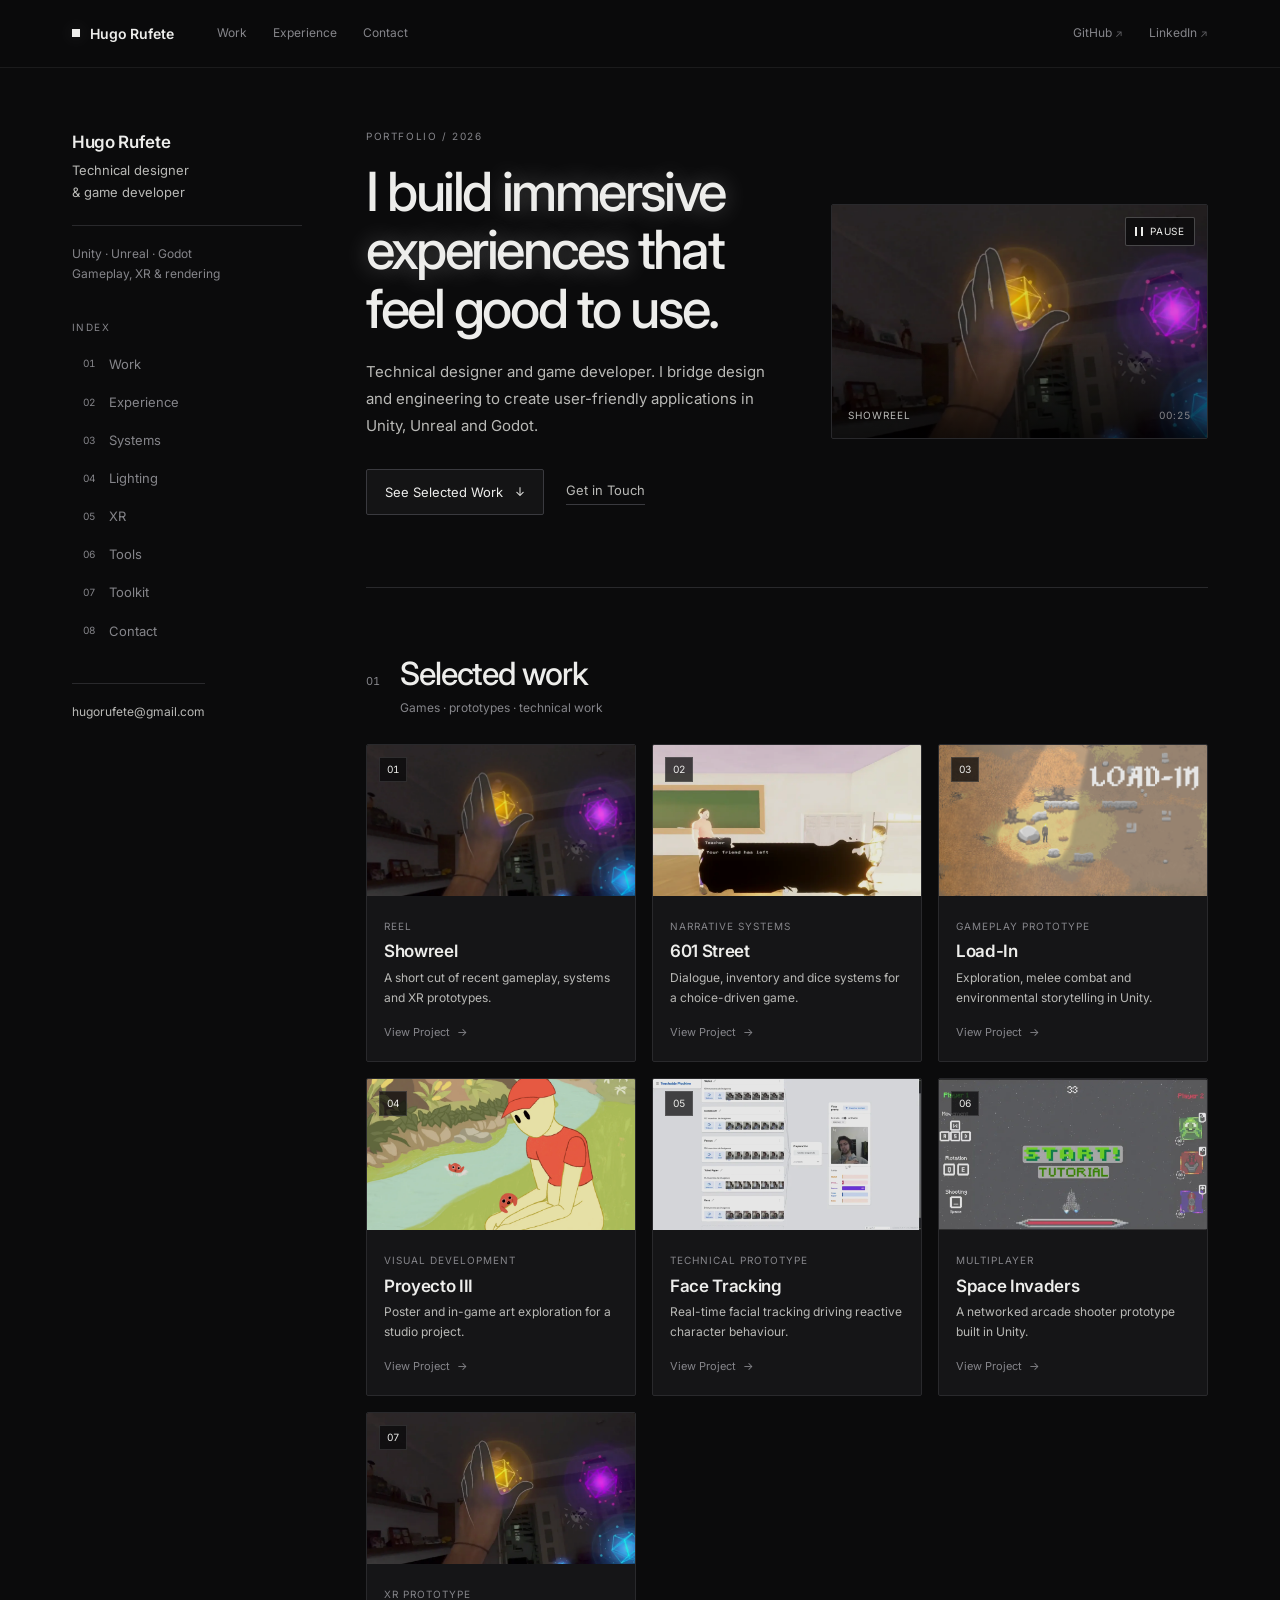
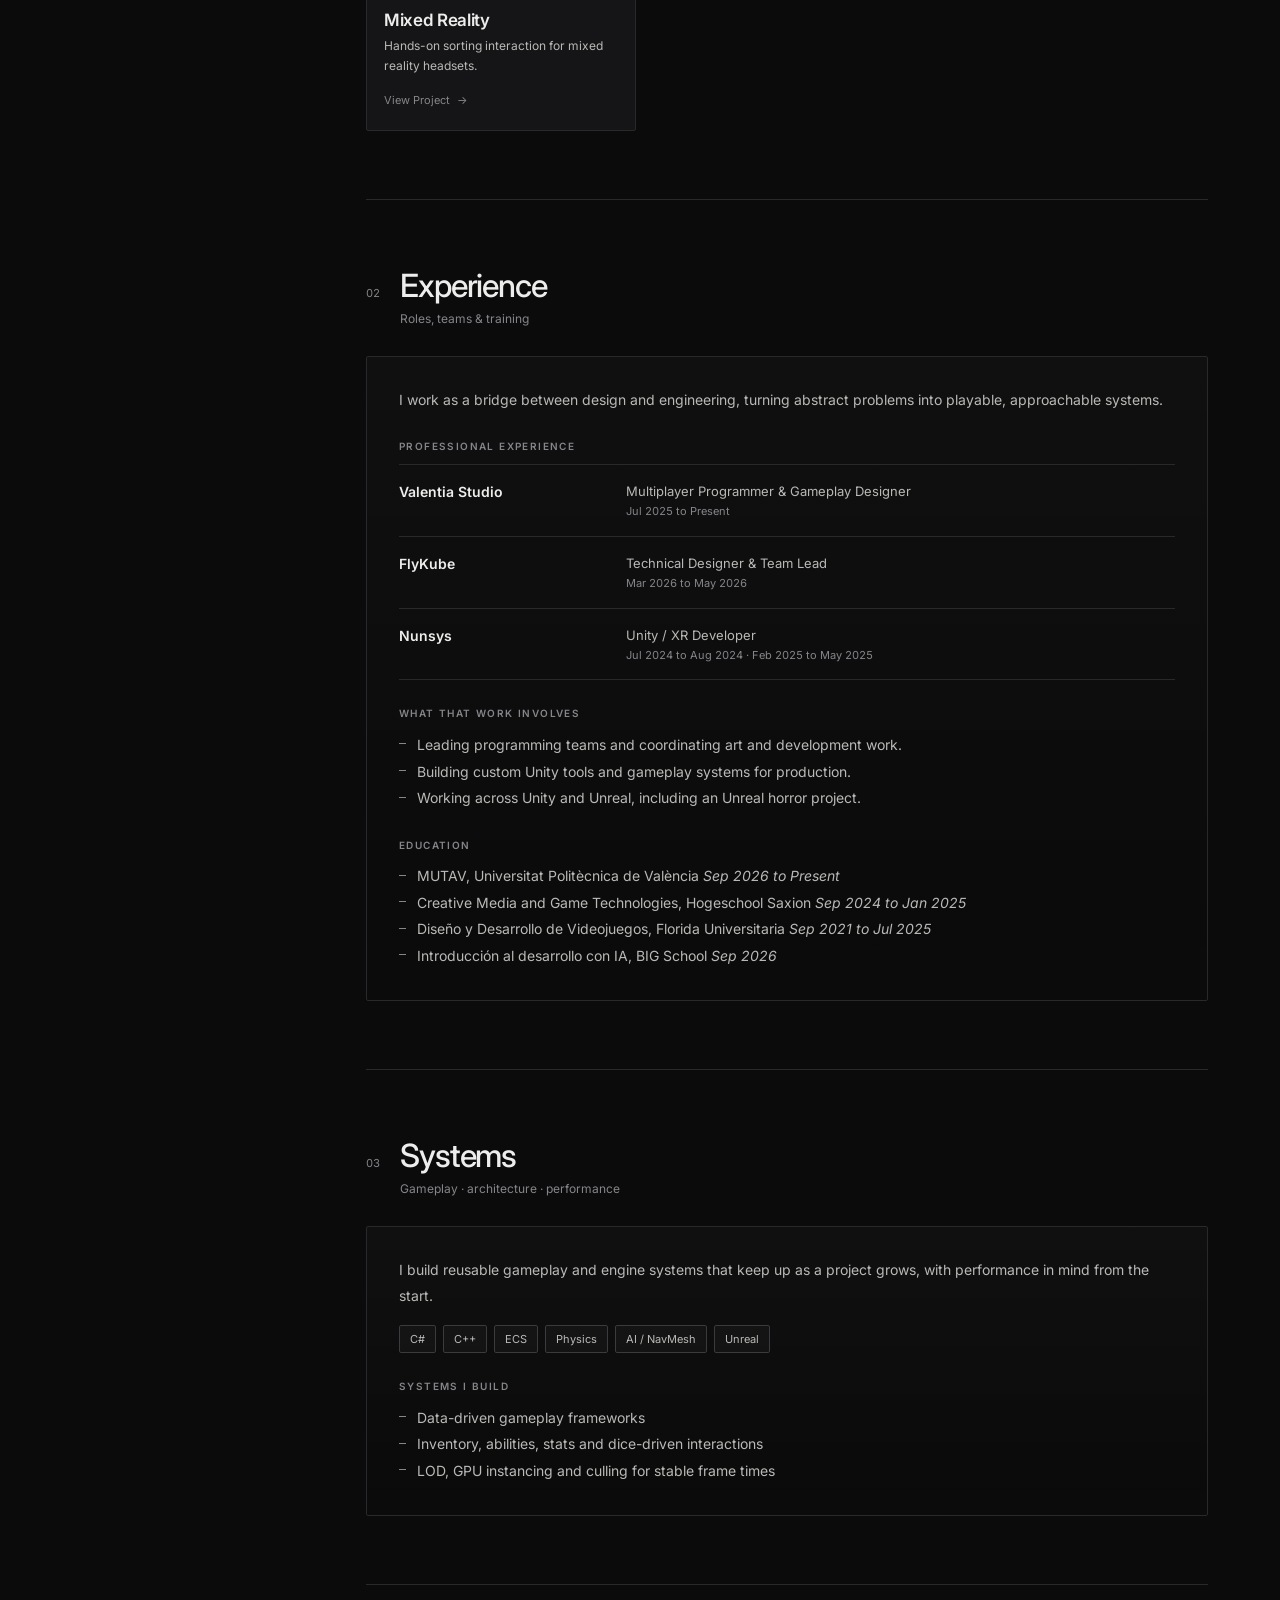
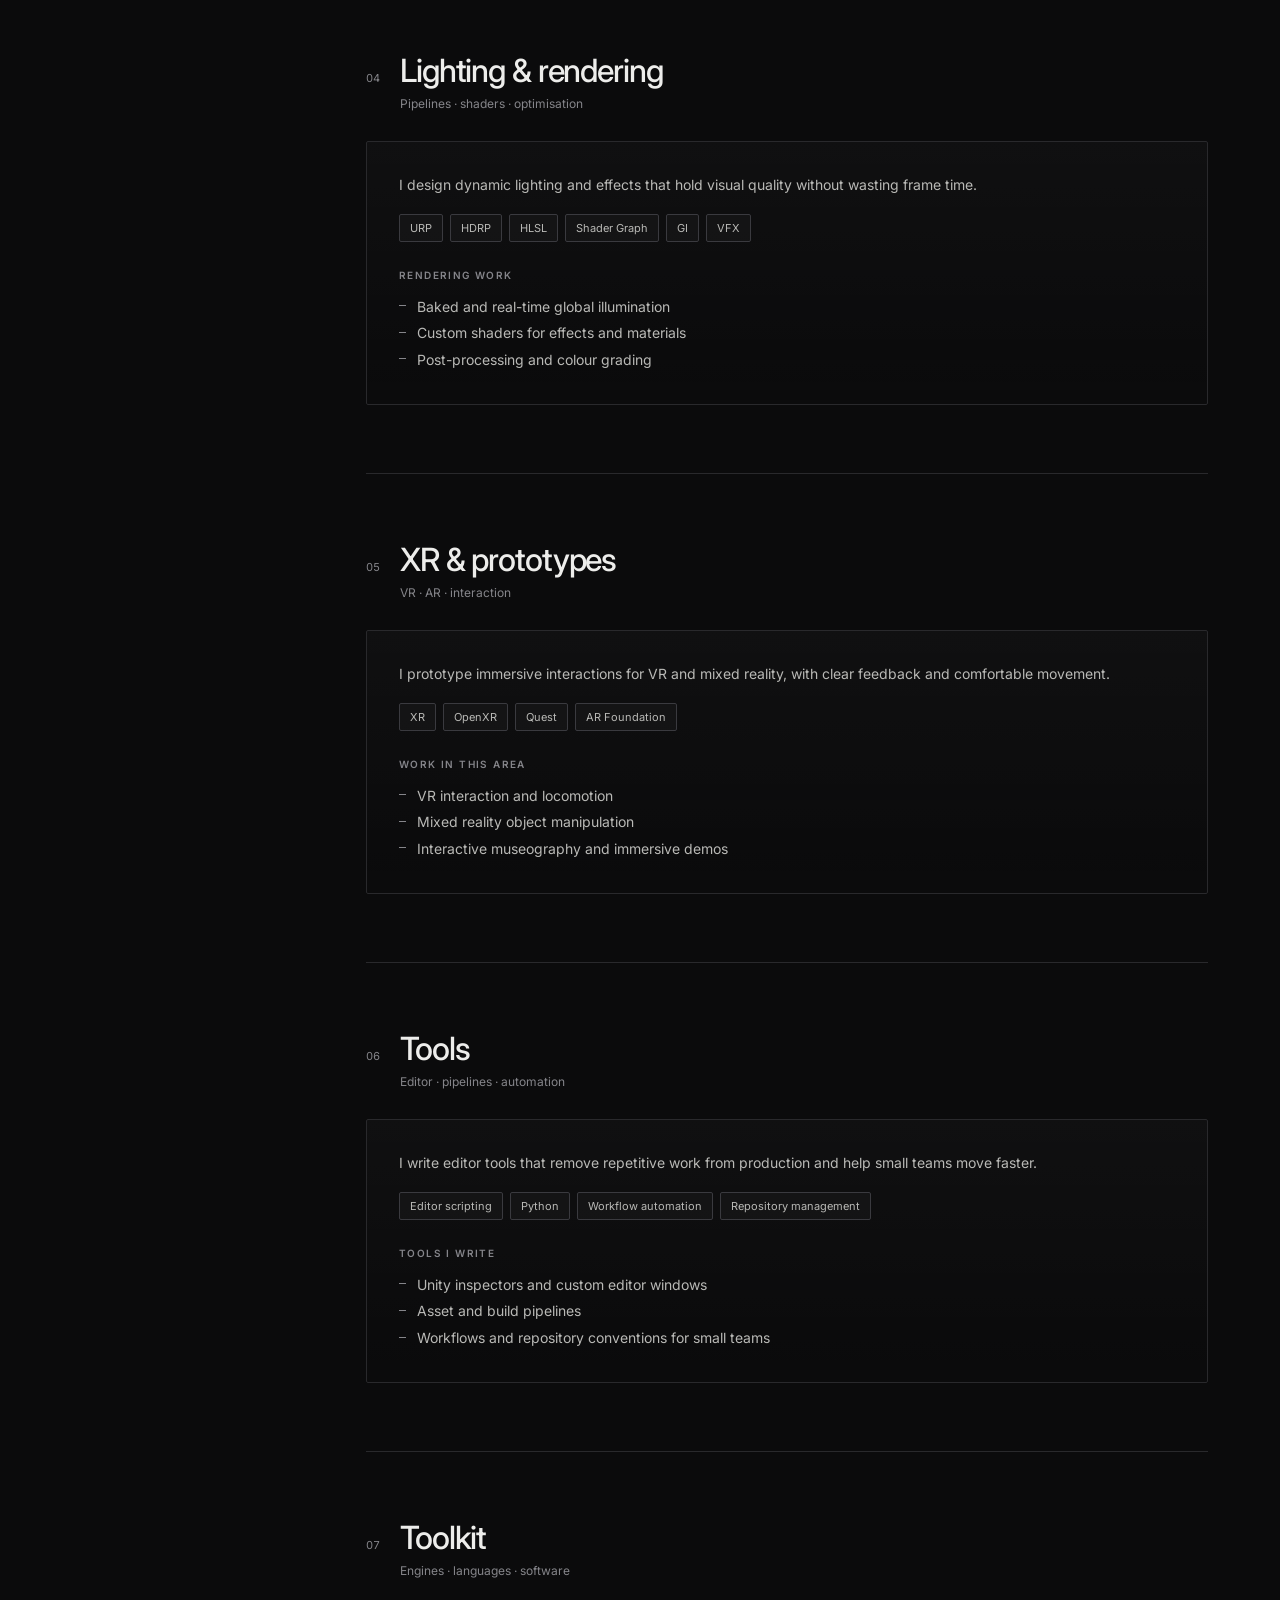
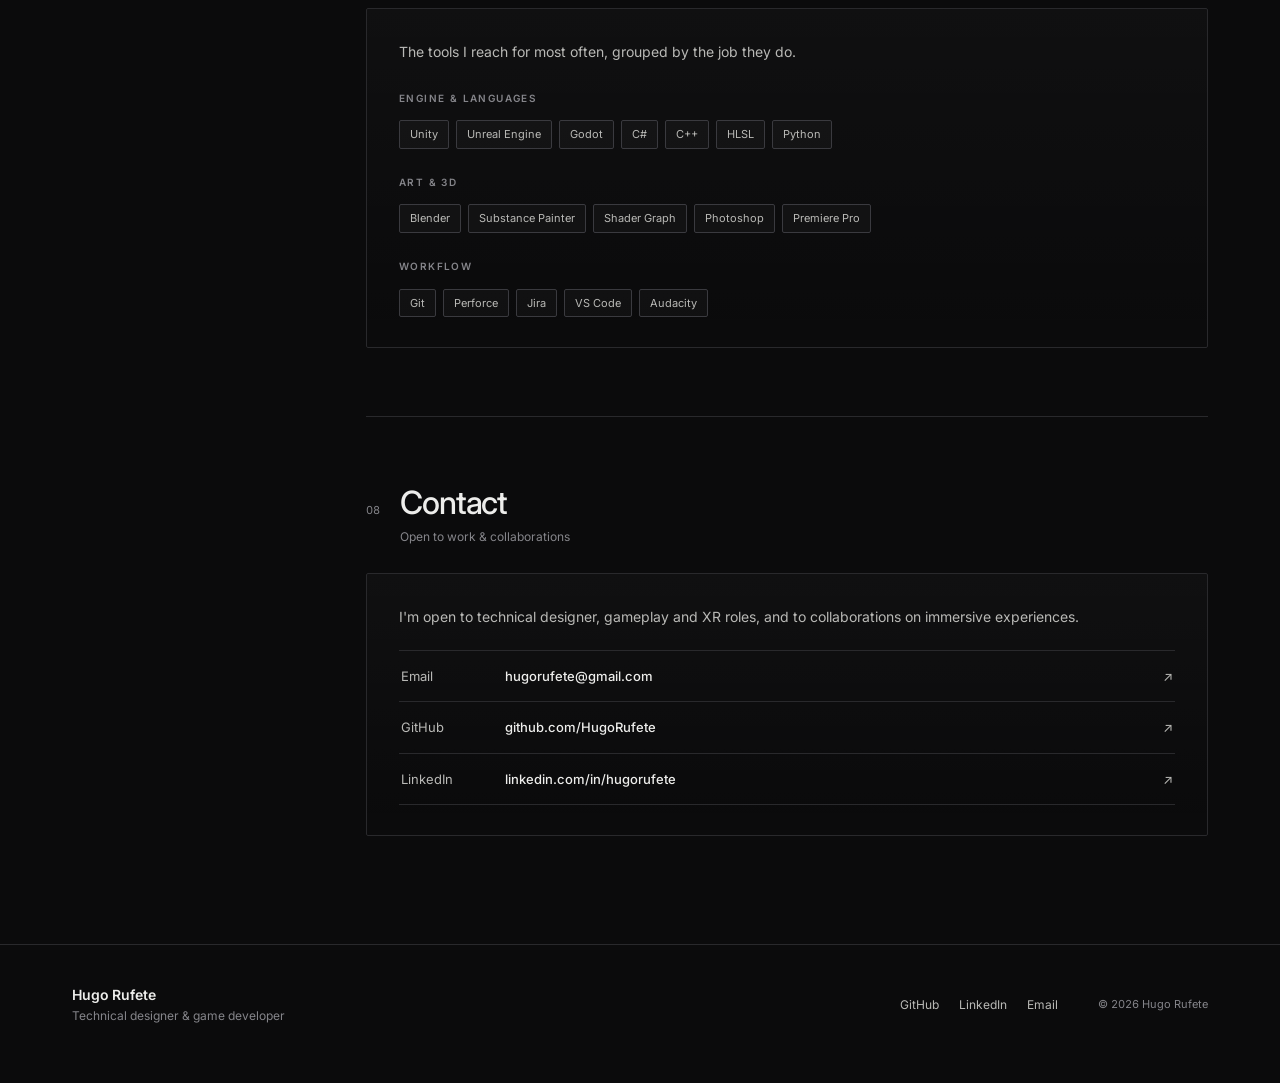
<file: index.html>
<!DOCTYPE html>
<html lang="en">
<head>
  <meta charset="UTF-8">
  <meta name="viewport" content="width=device-width, initial-scale=1.0">
  <meta name="color-scheme" content="dark">
  <meta name="theme-color" content="#0b0b0c">
  <link rel="icon" href="favicon.svg" type="image/svg+xml">
  <meta name="description" content="Hugo Rufete is a technical designer and game developer building immersive experiences with Unity, Unreal and Godot.">
  <title>Hugo Rufete: Technical Designer &amp; Game Developer</title>

  <link rel="preconnect" href="https://fonts.googleapis.com">
  <link rel="preconnect" href="https://fonts.gstatic.com" crossorigin>
  <link href="https://fonts.googleapis.com/css2?family=Inter:wght@400;500;600;700&amp;display=swap" rel="stylesheet">
  <link rel="stylesheet" href="css/style.css">
</head>
<body>
  <a class="skip-link" href="#main">Skip to content</a>

  <header id="site-header">
    <div class="header-inner">
      <a class="brand" href="#top" aria-label="Hugo Rufete, back to top">
        <span class="brand-mark" aria-hidden="true"></span>
        <span>Hugo Rufete</span>
      </a>

      <nav class="site-nav" aria-label="Primary navigation">
        <a href="#work">Work</a>
        <a href="#experience">Experience</a>
        <a href="#contact">Contact</a>
      </nav>

      <nav class="site-links" aria-label="External profiles">
        <a href="https://github.com/HugoRufete" target="_blank" rel="noopener noreferrer">GitHub <span aria-hidden="true">↗</span></a>
        <a href="https://linkedin.com/in/hugorufete" target="_blank" rel="noopener noreferrer">LinkedIn <span aria-hidden="true">↗</span></a>
      </nav>
    </div>
  </header>

  <main id="main">
    <div class="page-shell" id="top">
      <aside class="sidebar" aria-label="Portfolio index">
        <div class="sidebar-inner">
          <p class="sidebar-name">Hugo Rufete</p>
          <p class="sidebar-role">Technical designer<br>&amp; game developer</p>

          <p class="sidebar-note">
            Unity · Unreal · Godot<br>
            Gameplay, XR &amp; rendering
          </p>

          <nav class="sidebar-nav" aria-label="Section index">
            <p class="sidebar-label">Index</p>
            <ul class="toc"></ul>
          </nav>

          <a class="sidebar-email" href="mailto:hugorufete@gmail.com">hugorufete@gmail.com</a>
        </div>
      </aside>

      <div class="content">
        <section class="masthead" aria-labelledby="intro-title">
          <div class="masthead-copy">
            <p class="eyebrow">Portfolio / 2026</p>
            <h1 id="intro-title">I build <span class="glow">immersive experiences</span> that feel good to use.</h1>
            <p class="masthead-lead">
              Technical designer and game developer. I bridge design and engineering
              to create user-friendly applications in Unity, Unreal and Godot.
            </p>
            <div class="masthead-actions">
              <a class="primary-action" href="#work">See Selected Work <span aria-hidden="true">↓</span></a>
              <a class="text-action" href="mailto:hugorufete@gmail.com">Get in Touch</a>
            </div>
          </div>

          <div class="masthead-media">
            <video autoplay muted loop playsinline preload="metadata" poster="projects/showreel/media/hero-poster.webp" aria-hidden="true">
              <source src="projects/showreel/media/hero.mp4" type="video/mp4">
            </video>
            <div class="media-caption">
              <span>Showreel</span>
              <span>00:25</span>
            </div>
            <button class="reel-toggle" type="button" aria-label="Pause showreel" aria-pressed="false">
              <span class="reel-icon" aria-hidden="true"></span>
              <span class="reel-label">Pause</span>
            </button>
          </div>
        </section>

        <div id="sections"></div>
      </div>
    </div>
  </main>

  <footer id="site-footer">
    <div class="footer-inner">
      <div>
        <p class="footer-name">Hugo Rufete</p>
        <p class="footer-role">Technical designer &amp; game developer</p>
      </div>
      <nav class="footer-links" aria-label="Footer links">
        <a href="https://github.com/HugoRufete" target="_blank" rel="noopener noreferrer">GitHub</a>
        <a href="https://linkedin.com/in/hugorufete" target="_blank" rel="noopener noreferrer">LinkedIn</a>
        <a href="mailto:hugorufete@gmail.com">Email</a>
      </nav>
      <p class="footer-copy">© 2026 Hugo Rufete</p>
    </div>
  </footer>

  <script src="js/data.js"></script>
  <script src="js/main.js"></script>
</body>
</html>
</file>
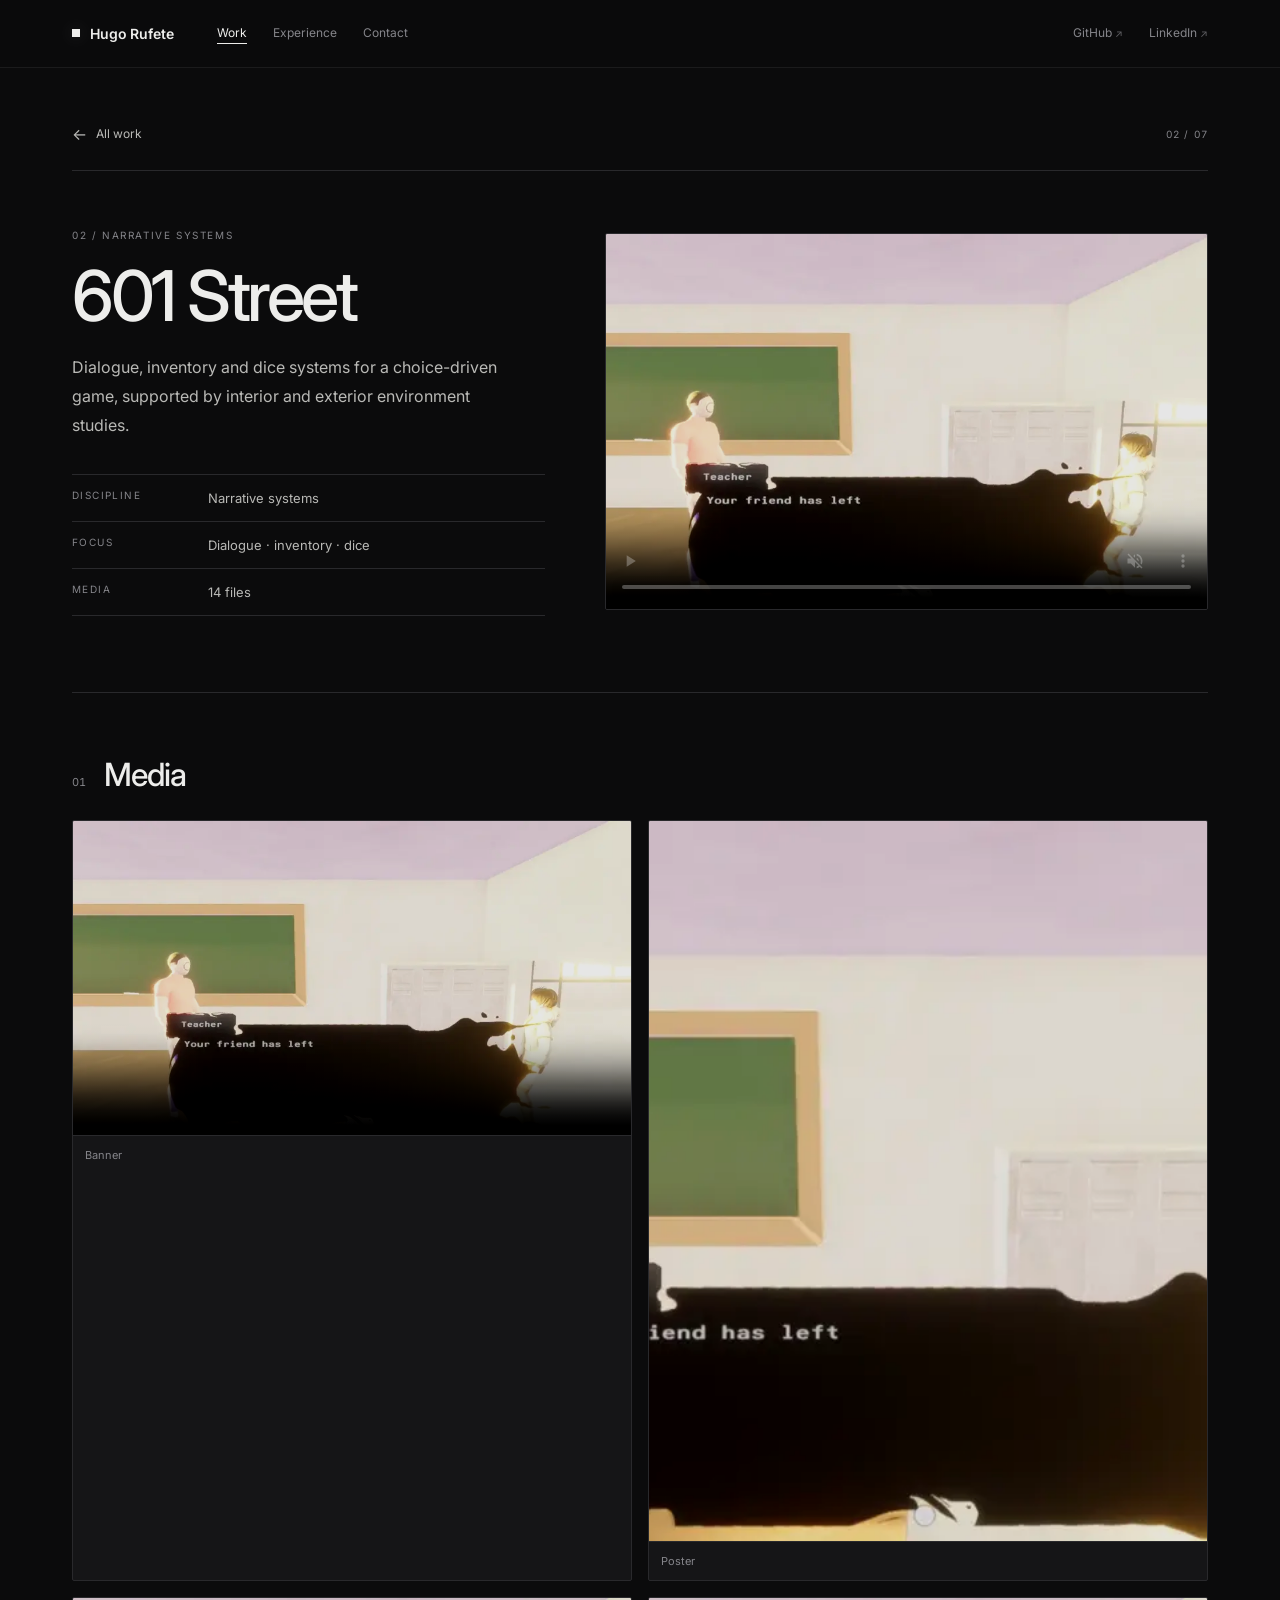
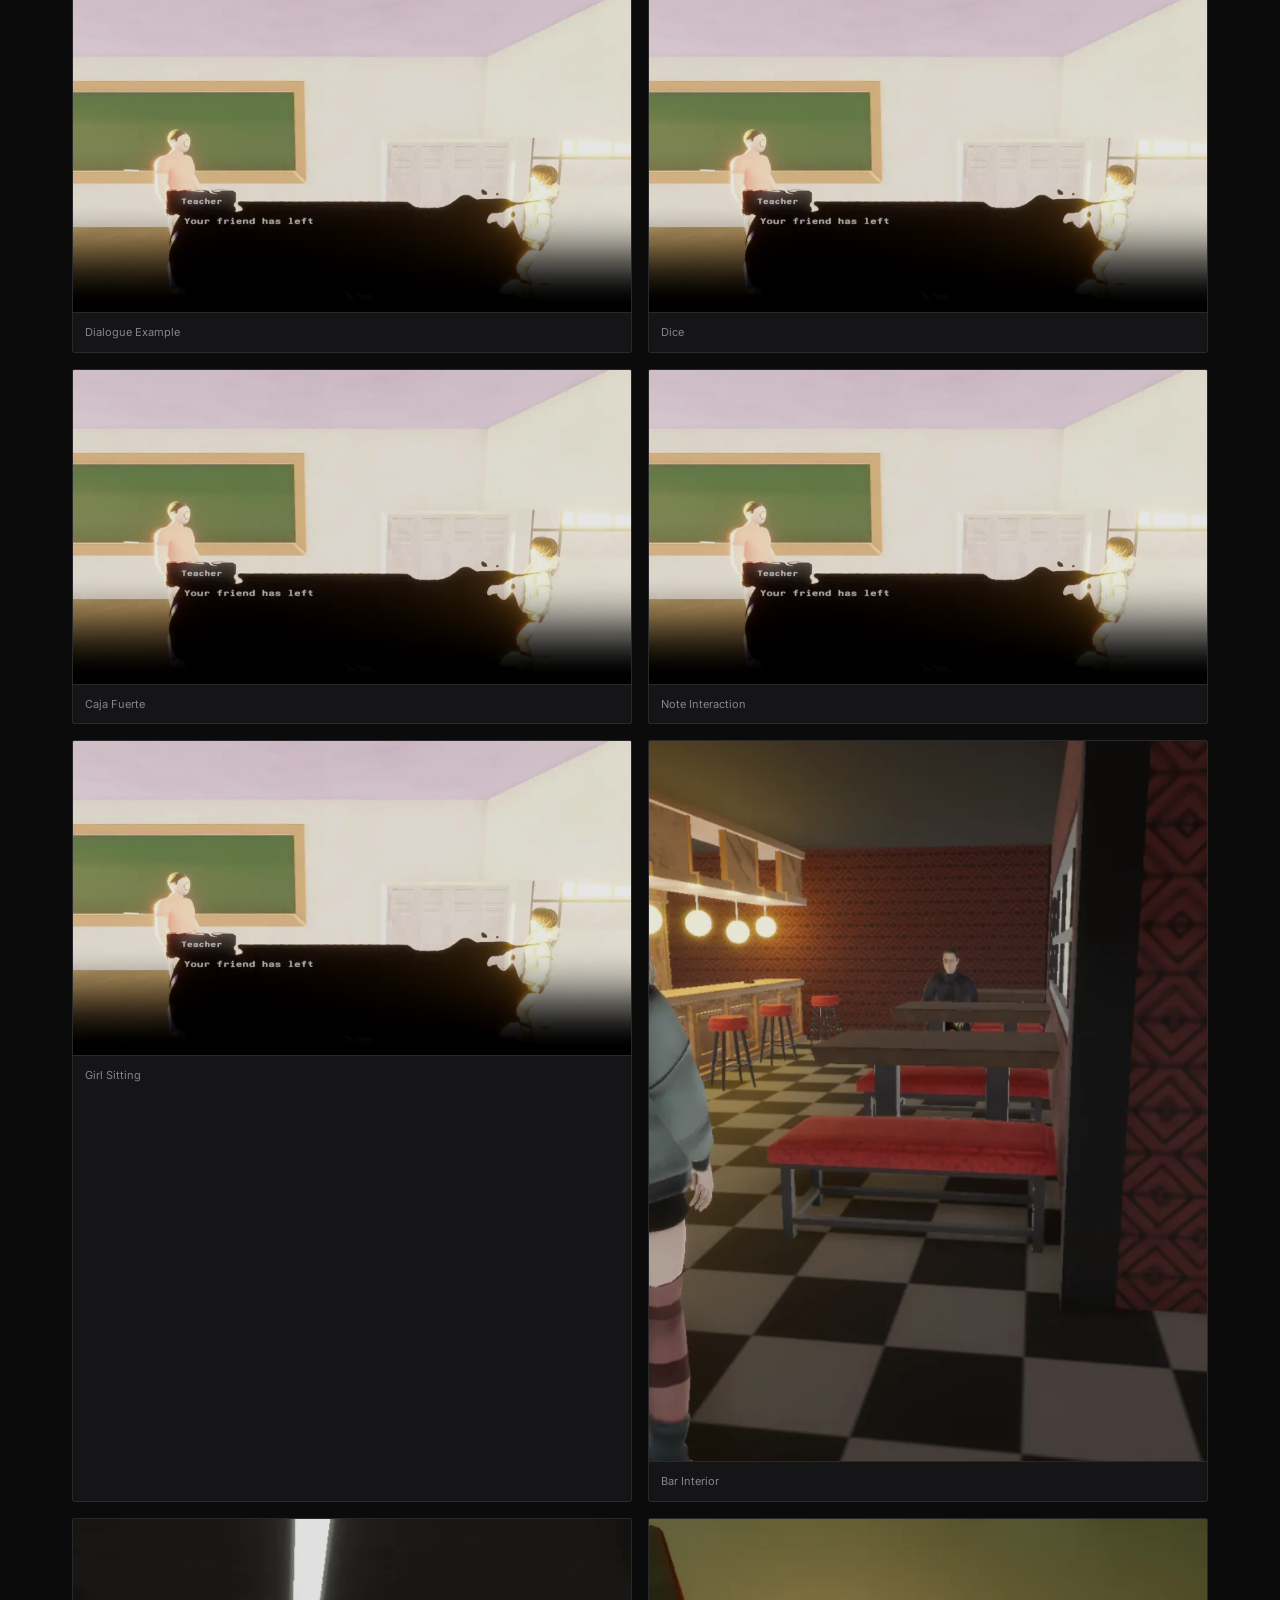
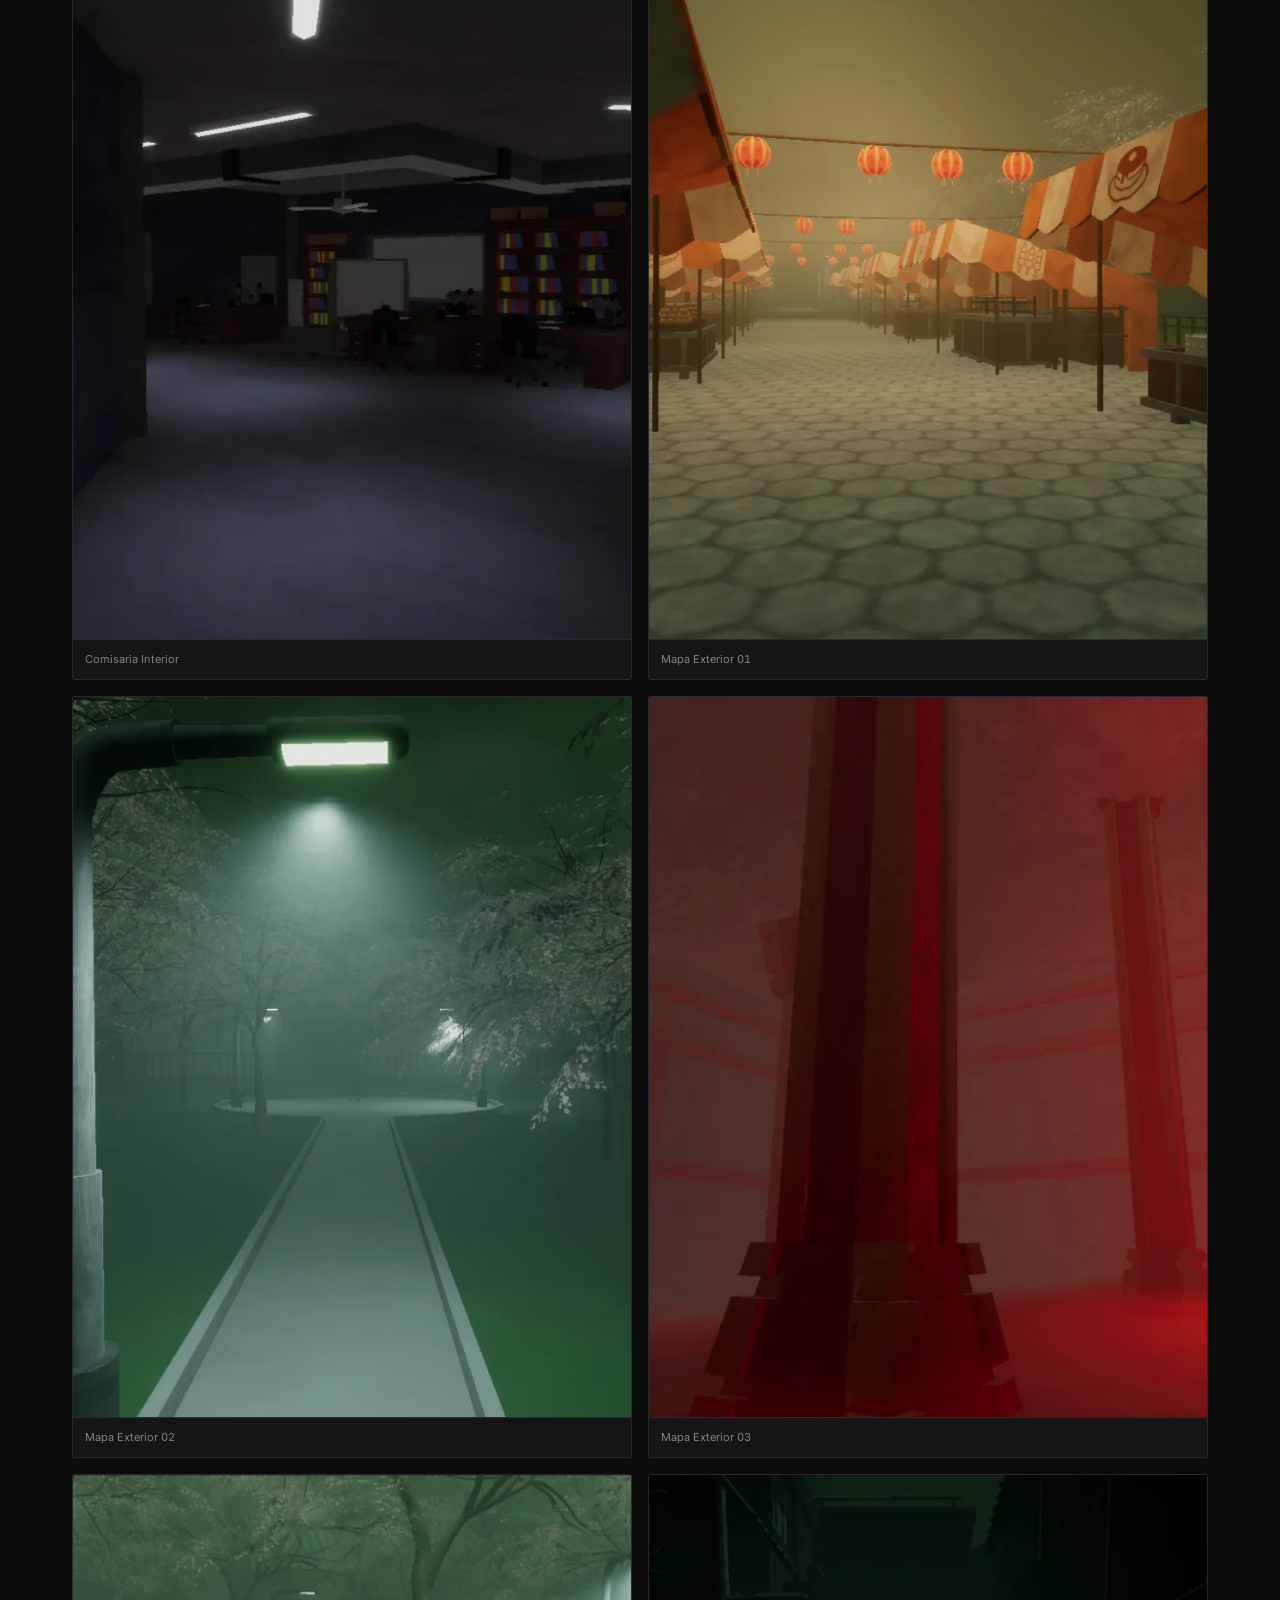
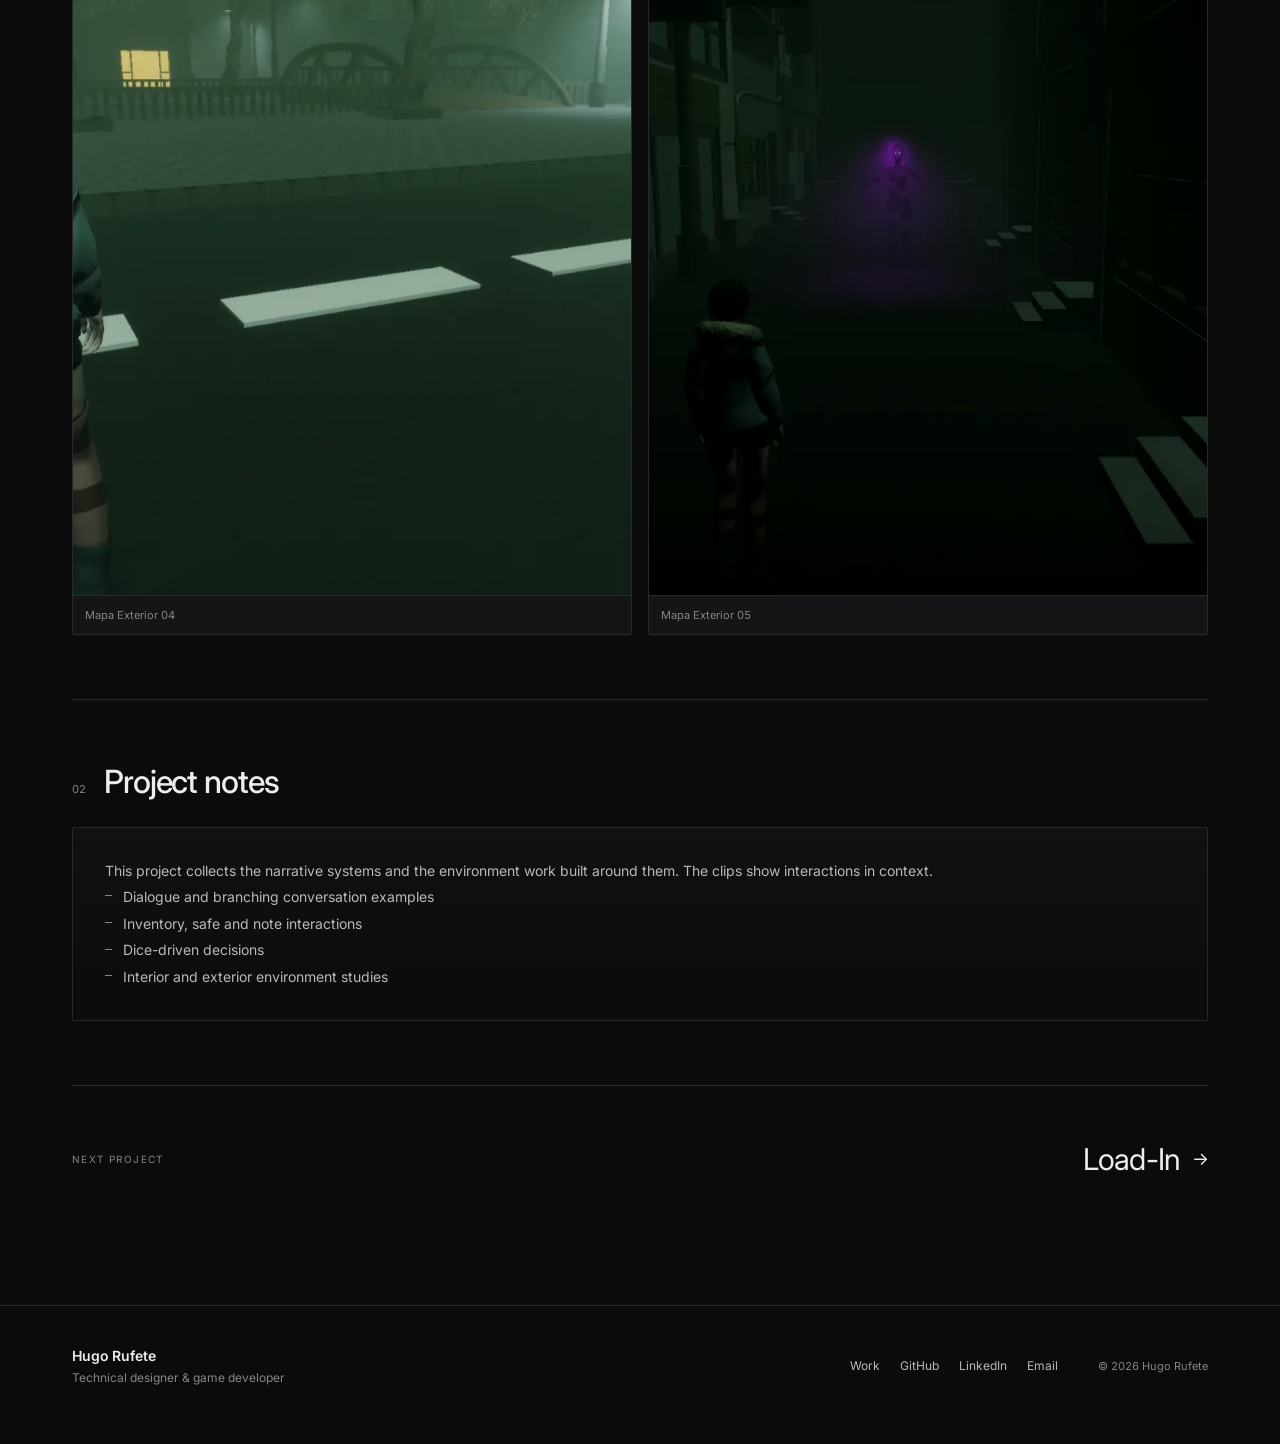
<file: projects/601-street/index.html>
<!DOCTYPE html>
<html lang="en">
<head>
  <meta charset="UTF-8">
  <meta name="viewport" content="width=device-width, initial-scale=1.0">
  <meta name="color-scheme" content="dark">
  <meta name="theme-color" content="#0b0b0c">
  <link rel="icon" href="../../favicon.svg" type="image/svg+xml">
  <meta name="description" content="601 Street — Dialogue, inventory and dice systems for a choice-driven game, supported by interior and exterior environment studies.">
  <title>601 Street — Hugo Rufete</title>

  <link rel="preconnect" href="https://fonts.googleapis.com">
  <link rel="preconnect" href="https://fonts.gstatic.com" crossorigin>
  <link href="https://fonts.googleapis.com/css2?family=Inter:wght@400;500;600;700&amp;display=swap" rel="stylesheet">
  <link rel="stylesheet" href="../../css/style.css">
  <link rel="stylesheet" href="../../css/project.css">
</head>
<body class="project-page">
  <a class="skip-link" href="#project-main">Skip to content</a>

  <header id="site-header">
    <div class="header-inner">
      <a class="brand" href="../../index.html" aria-label="Hugo Rufete, back to portfolio">
        <span class="brand-mark" aria-hidden="true"></span>
        <span>Hugo Rufete</span>
      </a>

      <nav class="site-nav" aria-label="Primary navigation">
        <a class="active" href="../../index.html#work">Work</a>
        <a href="../../index.html#experience">Experience</a>
        <a href="../../index.html#contact">Contact</a>
      </nav>

      <nav class="site-links" aria-label="External profiles">
        <a href="https://github.com/HugoRufete" target="_blank" rel="noopener noreferrer">GitHub <span aria-hidden="true">↗</span></a>
        <a href="https://linkedin.com/in/hugorufete" target="_blank" rel="noopener noreferrer">LinkedIn <span aria-hidden="true">↗</span></a>
      </nav>
    </div>
  </header>

  <main id="project-main" class="project-shell">
    <div class="project-back-row">
      <a class="back-link" href="../../index.html#work"><span aria-hidden="true">←</span> All work</a>
      <span class="project-counter">02 / 07</span>
    </div>

    <section class="project-hero" aria-labelledby="project-title">
      <div class="project-hero__copy">
        <p class="eyebrow">02 / Narrative systems</p>
        <h1 id="project-title">601 Street</h1>
        <p class="project-lede">Dialogue, inventory and dice systems for a choice-driven game, supported by interior and exterior environment studies.</p>
        <dl class="project-facts">
          <div><dt>Discipline</dt><dd>Narrative systems</dd></div>
          <div><dt>Focus</dt><dd>Dialogue · inventory · dice</dd></div>
          <div><dt>Media</dt><dd>14 files</dd></div>
        </dl>
      </div>
      <div class="project-hero__media">
        <video controls loop muted playsinline preload="metadata" poster="media/poster.webp">
          <source src="media/banner.mp4" type="video/mp4">
        </video>
      </div>
    </section>

    <section class="project-section" aria-labelledby="media-title">
      <header class="project-section__heading">
        <span aria-hidden="true">01</span>
        <h2 id="media-title">Media</h2>
      </header>
      <div class="media-grid">
        <figure class="media-item">
          <video controls loop muted playsinline preload="metadata" poster="media/poster.webp">
            <source src="media/banner.mp4" type="video/mp4">
          </video>
          <figcaption>Banner</figcaption>
        </figure>
        <figure class="media-item">
          <img src="media/poster.webp" alt="601 Street — Poster" loading="lazy" width="1280" height="720">
          <figcaption>Poster</figcaption>
        </figure>
        <figure class="media-item">
          <video controls loop muted playsinline preload="metadata" poster="media/poster.webp">
            <source src="media/dialogue-example.mp4" type="video/mp4">
          </video>
          <figcaption>Dialogue Example</figcaption>
        </figure>
        <figure class="media-item">
          <video controls loop muted playsinline preload="metadata" poster="media/poster.webp">
            <source src="media/dice.mp4" type="video/mp4">
          </video>
          <figcaption>Dice</figcaption>
        </figure>
        <figure class="media-item">
          <video controls loop muted playsinline preload="metadata" poster="media/poster.webp">
            <source src="media/caja-fuerte.mp4" type="video/mp4">
          </video>
          <figcaption>Caja Fuerte</figcaption>
        </figure>
        <figure class="media-item">
          <video controls loop muted playsinline preload="metadata" poster="media/poster.webp">
            <source src="media/note-interaction.mp4" type="video/mp4">
          </video>
          <figcaption>Note Interaction</figcaption>
        </figure>
        <figure class="media-item">
          <video controls loop muted playsinline preload="metadata" poster="media/poster.webp">
            <source src="media/girl-sitting.mp4" type="video/mp4">
          </video>
          <figcaption>Girl Sitting</figcaption>
        </figure>
        <figure class="media-item">
          <img src="media/bar-interior.webp" alt="601 Street — Bar Interior" loading="lazy" width="1280" height="720">
          <figcaption>Bar Interior</figcaption>
        </figure>
        <figure class="media-item">
          <img src="media/comisaria-interior.webp" alt="601 Street — Comisaria Interior" loading="lazy" width="1280" height="720">
          <figcaption>Comisaria Interior</figcaption>
        </figure>
        <figure class="media-item">
          <img src="media/mapa-exterior-01.webp" alt="601 Street — Mapa Exterior 01" loading="lazy" width="1280" height="720">
          <figcaption>Mapa Exterior 01</figcaption>
        </figure>
        <figure class="media-item">
          <img src="media/mapa-exterior-02.webp" alt="601 Street — Mapa Exterior 02" loading="lazy" width="1280" height="720">
          <figcaption>Mapa Exterior 02</figcaption>
        </figure>
        <figure class="media-item">
          <img src="media/mapa-exterior-03.webp" alt="601 Street — Mapa Exterior 03" loading="lazy" width="1280" height="720">
          <figcaption>Mapa Exterior 03</figcaption>
        </figure>
        <figure class="media-item">
          <img src="media/mapa-exterior-04.webp" alt="601 Street — Mapa Exterior 04" loading="lazy" width="1280" height="720">
          <figcaption>Mapa Exterior 04</figcaption>
        </figure>
        <figure class="media-item">
          <img src="media/mapa-exterior-05.webp" alt="601 Street — Mapa Exterior 05" loading="lazy" width="1280" height="720">
          <figcaption>Mapa Exterior 05</figcaption>
        </figure>
      </div>
    </section>

    <section class="project-section" aria-labelledby="notes-title">
      <header class="project-section__heading">
        <span aria-hidden="true">02</span>
        <h2 id="notes-title">Project notes</h2>
      </header>
      <div class="panel">
        <p>This project collects the narrative systems and the environment work built around them. The clips show interactions in context.</p>
        <ul class="detail-list">
          <li>Dialogue and branching conversation examples</li>
          <li>Inventory, safe and note interactions</li>
          <li>Dice-driven decisions</li>
          <li>Interior and exterior environment studies</li>
        </ul>
      </div>
    </section>

    <nav class="project-next" aria-label="Other projects">
      <span class="project-next__label">Next project</span>
      <a class="project-next__link" href="../load-in/index.html">Load-In <span aria-hidden="true">→</span></a>
    </nav>
  </main>

  <footer id="site-footer">
    <div class="footer-inner">
      <div>
        <p class="footer-name">Hugo Rufete</p>
        <p class="footer-role">Technical designer &amp; game developer</p>
      </div>
      <nav class="footer-links" aria-label="Footer links">
        <a href="../../index.html#work">Work</a>
        <a href="https://github.com/HugoRufete" target="_blank" rel="noopener noreferrer">GitHub</a>
        <a href="https://linkedin.com/in/hugorufete" target="_blank" rel="noopener noreferrer">LinkedIn</a>
        <a href="mailto:hugorufete@gmail.com">Email</a>
      </nav>
      <p class="footer-copy">© 2026 Hugo Rufete</p>
    </div>
  </footer>
</body>
</html>
</file>
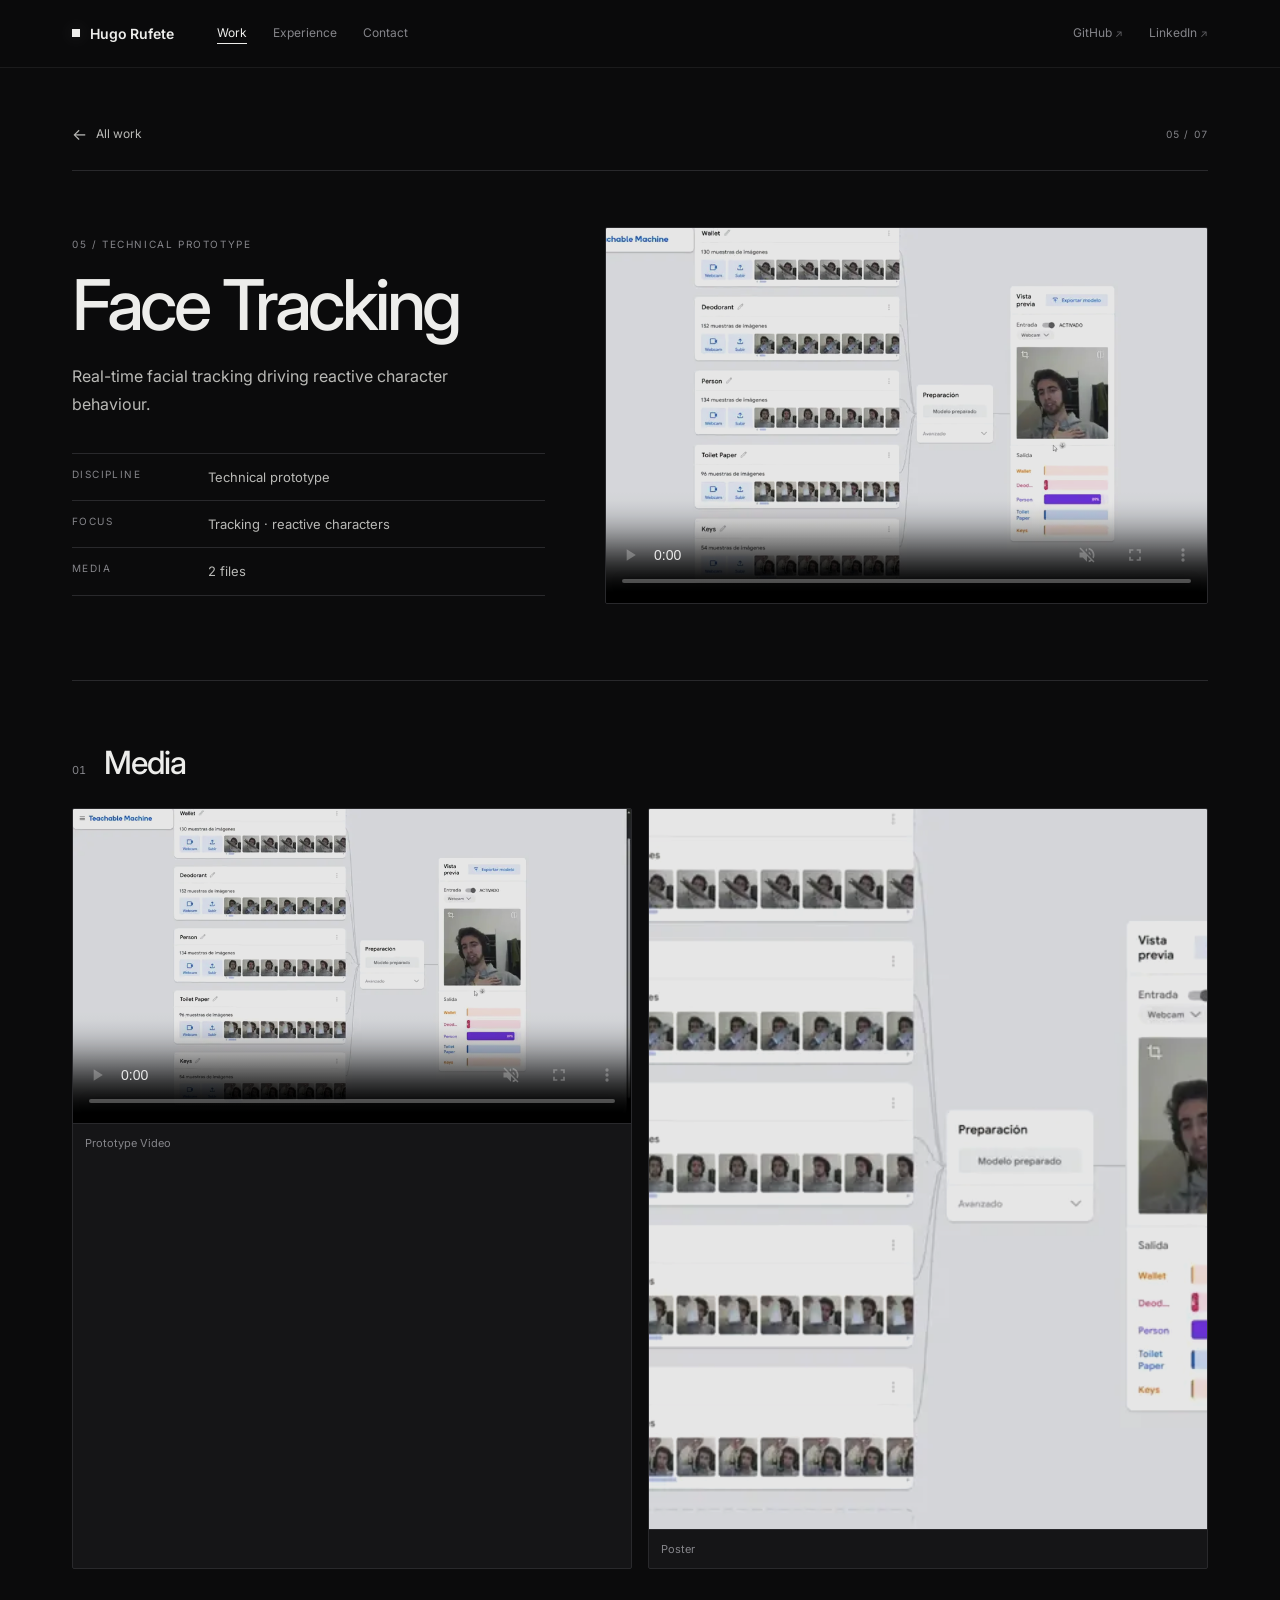
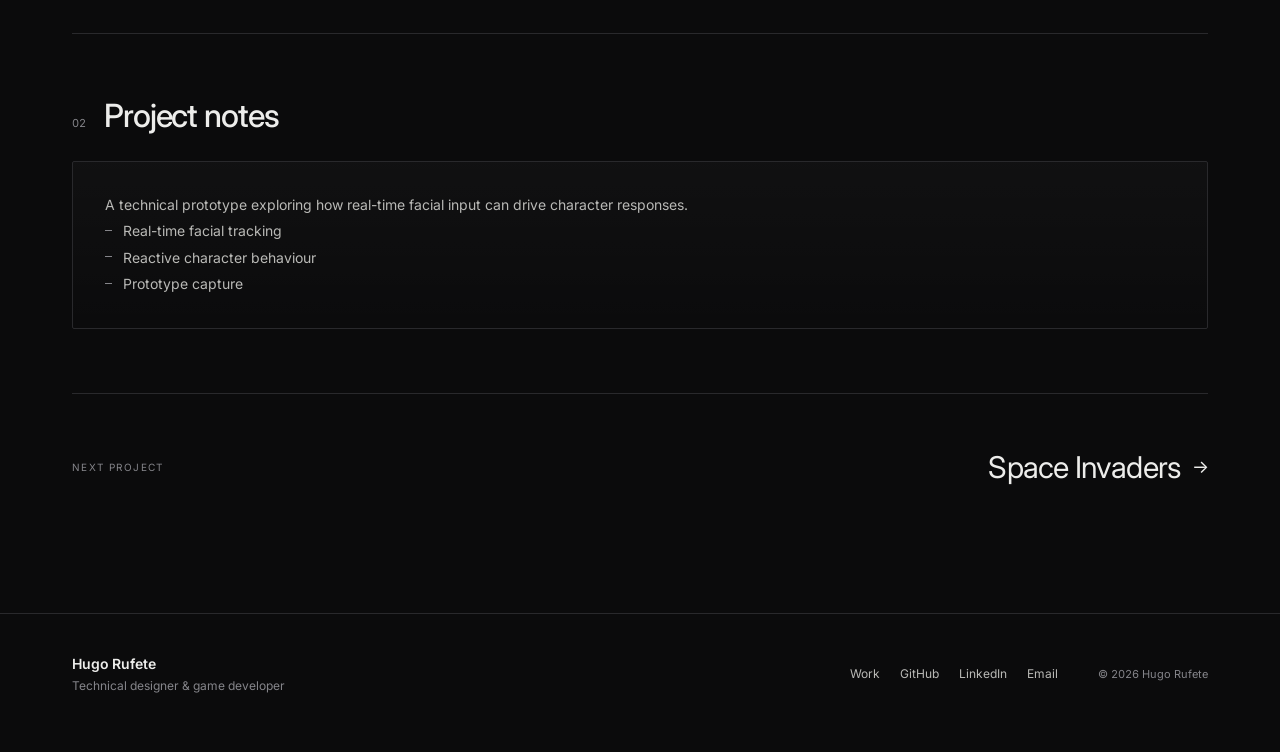
<file: projects/face-tracking-technical-prototyping/index.html>
<!DOCTYPE html>
<html lang="en">
<head>
  <meta charset="UTF-8">
  <meta name="viewport" content="width=device-width, initial-scale=1.0">
  <meta name="color-scheme" content="dark">
  <meta name="theme-color" content="#0b0b0c">
  <link rel="icon" href="../../favicon.svg" type="image/svg+xml">
  <meta name="description" content="Face Tracking — Real-time facial tracking driving reactive character behaviour.">
  <title>Face Tracking — Hugo Rufete</title>

  <link rel="preconnect" href="https://fonts.googleapis.com">
  <link rel="preconnect" href="https://fonts.gstatic.com" crossorigin>
  <link href="https://fonts.googleapis.com/css2?family=Inter:wght@400;500;600;700&amp;display=swap" rel="stylesheet">
  <link rel="stylesheet" href="../../css/style.css">
  <link rel="stylesheet" href="../../css/project.css">
</head>
<body class="project-page">
  <a class="skip-link" href="#project-main">Skip to content</a>

  <header id="site-header">
    <div class="header-inner">
      <a class="brand" href="../../index.html" aria-label="Hugo Rufete, back to portfolio">
        <span class="brand-mark" aria-hidden="true"></span>
        <span>Hugo Rufete</span>
      </a>

      <nav class="site-nav" aria-label="Primary navigation">
        <a class="active" href="../../index.html#work">Work</a>
        <a href="../../index.html#experience">Experience</a>
        <a href="../../index.html#contact">Contact</a>
      </nav>

      <nav class="site-links" aria-label="External profiles">
        <a href="https://github.com/HugoRufete" target="_blank" rel="noopener noreferrer">GitHub <span aria-hidden="true">↗</span></a>
        <a href="https://linkedin.com/in/hugorufete" target="_blank" rel="noopener noreferrer">LinkedIn <span aria-hidden="true">↗</span></a>
      </nav>
    </div>
  </header>

  <main id="project-main" class="project-shell">
    <div class="project-back-row">
      <a class="back-link" href="../../index.html#work"><span aria-hidden="true">←</span> All work</a>
      <span class="project-counter">05 / 07</span>
    </div>

    <section class="project-hero" aria-labelledby="project-title">
      <div class="project-hero__copy">
        <p class="eyebrow">05 / Technical prototype</p>
        <h1 id="project-title">Face Tracking</h1>
        <p class="project-lede">Real-time facial tracking driving reactive character behaviour.</p>
        <dl class="project-facts">
          <div><dt>Discipline</dt><dd>Technical prototype</dd></div>
          <div><dt>Focus</dt><dd>Tracking · reactive characters</dd></div>
          <div><dt>Media</dt><dd>2 files</dd></div>
        </dl>
      </div>
      <div class="project-hero__media">
        <video controls loop muted playsinline preload="metadata" poster="media/poster.webp">
          <source src="media/prototype-video.mp4" type="video/mp4">
        </video>
      </div>
    </section>

    <section class="project-section" aria-labelledby="media-title">
      <header class="project-section__heading">
        <span aria-hidden="true">01</span>
        <h2 id="media-title">Media</h2>
      </header>
      <div class="media-grid">
        <figure class="media-item">
          <video controls loop muted playsinline preload="metadata" poster="media/poster.webp">
            <source src="media/prototype-video.mp4" type="video/mp4">
          </video>
          <figcaption>Prototype Video</figcaption>
        </figure>
        <figure class="media-item">
          <img src="media/poster.webp" alt="Face Tracking — Poster" loading="lazy" width="1280" height="720">
          <figcaption>Poster</figcaption>
        </figure>
      </div>
    </section>

    <section class="project-section" aria-labelledby="notes-title">
      <header class="project-section__heading">
        <span aria-hidden="true">02</span>
        <h2 id="notes-title">Project notes</h2>
      </header>
      <div class="panel">
        <p>A technical prototype exploring how real-time facial input can drive character responses.</p>
        <ul class="detail-list">
          <li>Real-time facial tracking</li>
          <li>Reactive character behaviour</li>
          <li>Prototype capture</li>
        </ul>
      </div>
    </section>

    <nav class="project-next" aria-label="Other projects">
      <span class="project-next__label">Next project</span>
      <a class="project-next__link" href="../space-invaders-multiplayer/index.html">Space Invaders <span aria-hidden="true">→</span></a>
    </nav>
  </main>

  <footer id="site-footer">
    <div class="footer-inner">
      <div>
        <p class="footer-name">Hugo Rufete</p>
        <p class="footer-role">Technical designer &amp; game developer</p>
      </div>
      <nav class="footer-links" aria-label="Footer links">
        <a href="../../index.html#work">Work</a>
        <a href="https://github.com/HugoRufete" target="_blank" rel="noopener noreferrer">GitHub</a>
        <a href="https://linkedin.com/in/hugorufete" target="_blank" rel="noopener noreferrer">LinkedIn</a>
        <a href="mailto:hugorufete@gmail.com">Email</a>
      </nav>
      <p class="footer-copy">© 2026 Hugo Rufete</p>
    </div>
  </footer>
</body>
</html>
</file>
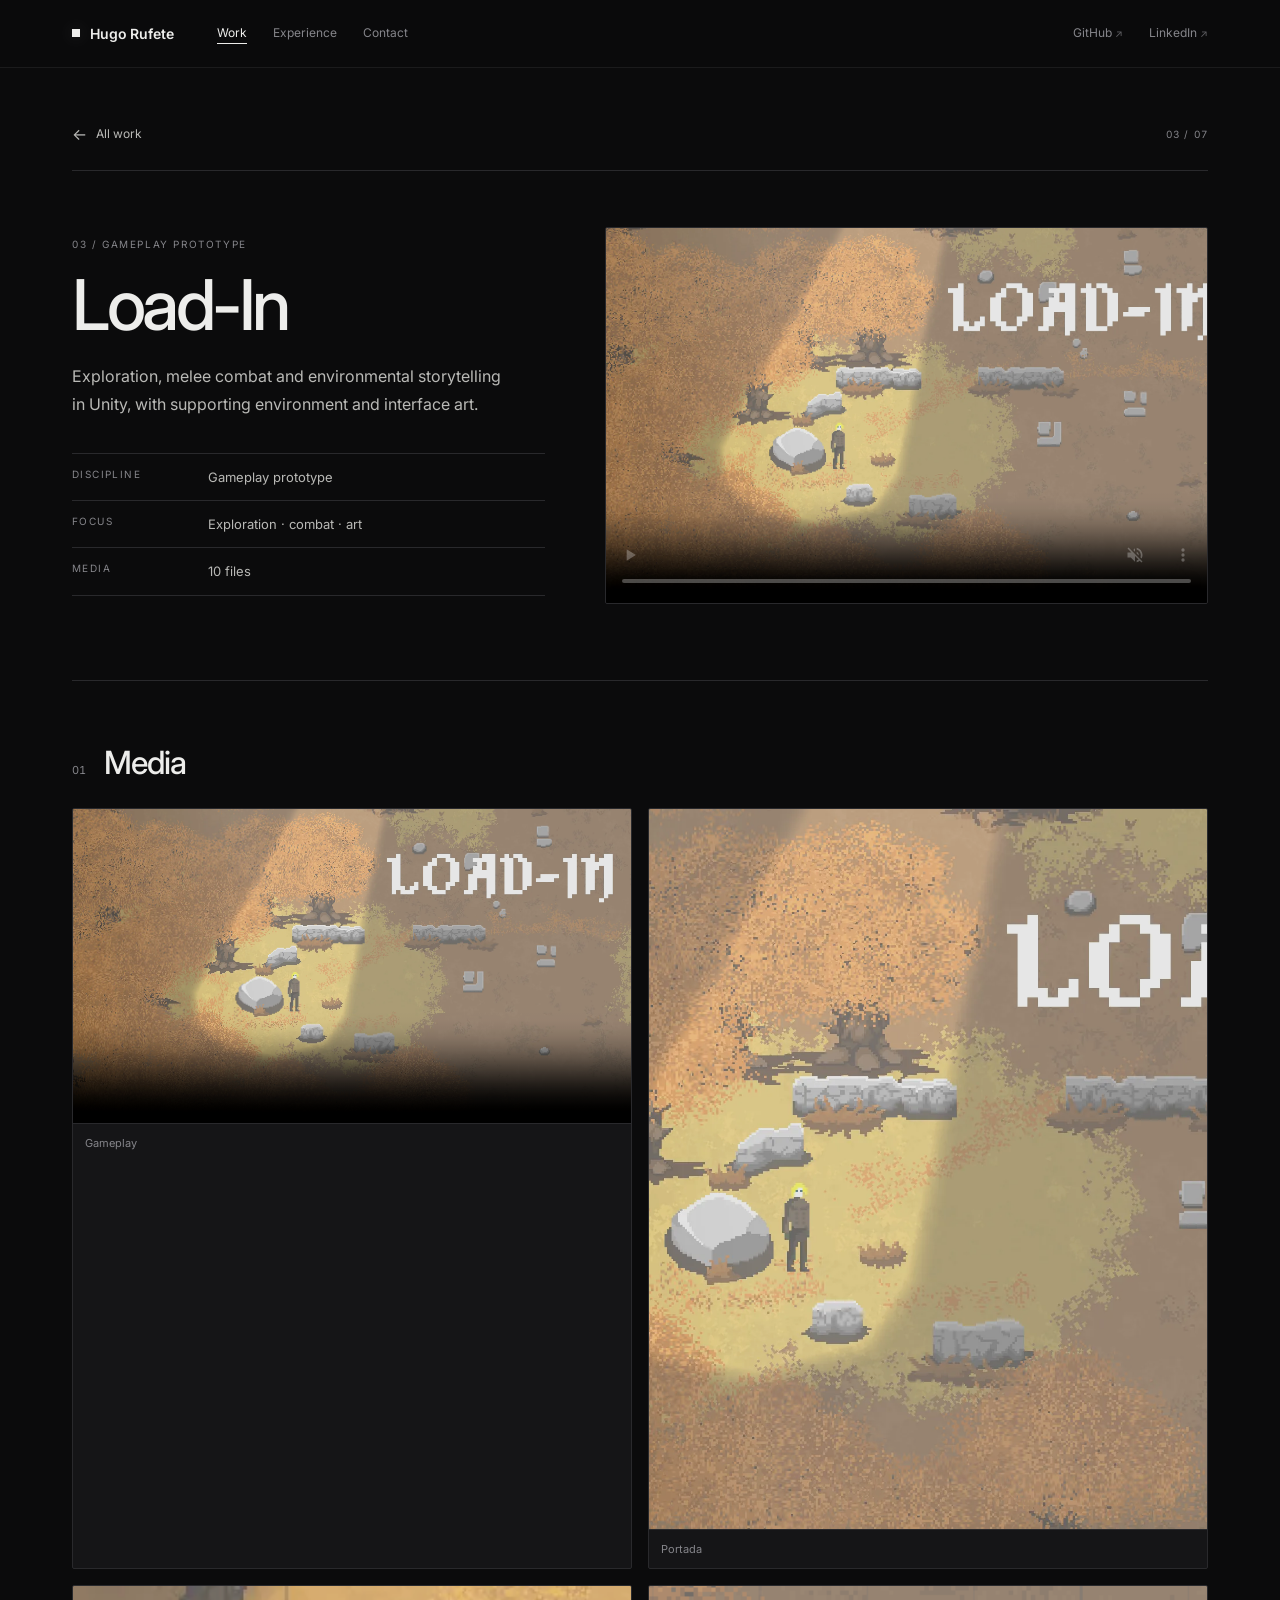
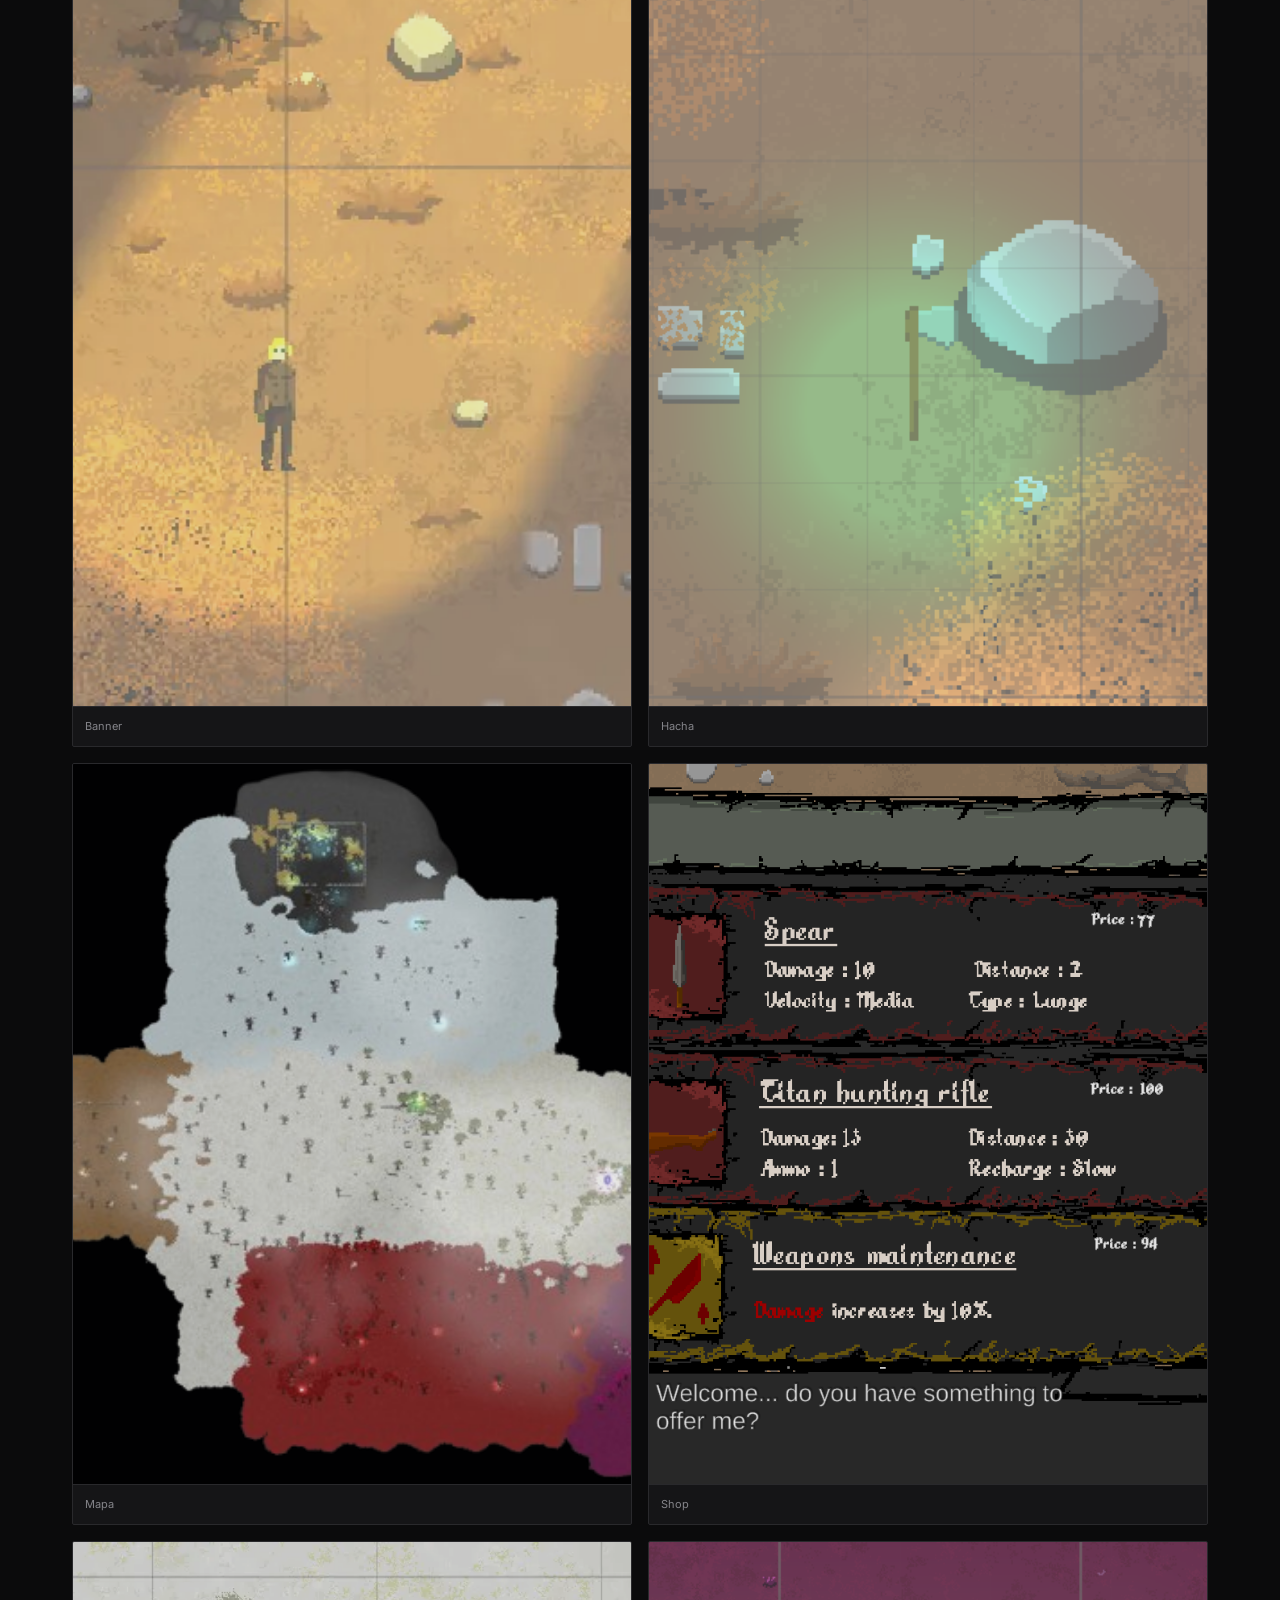
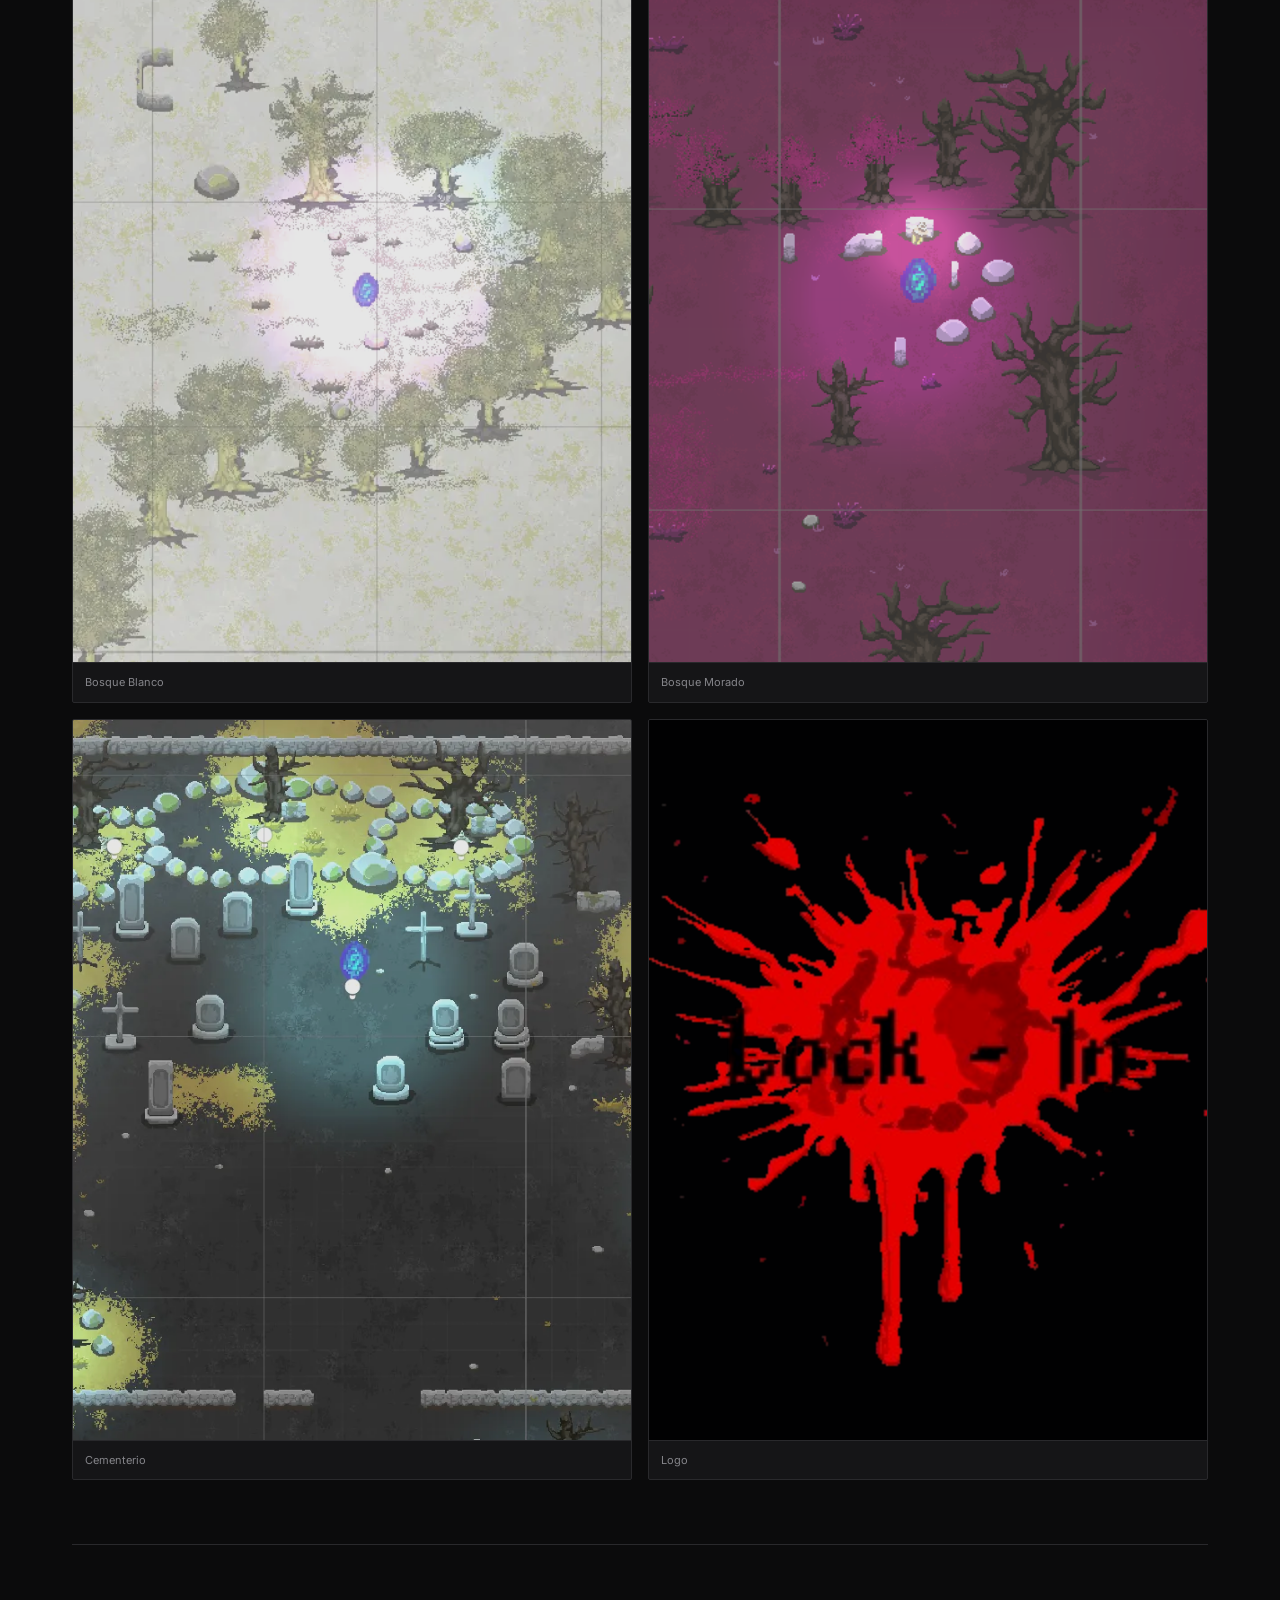
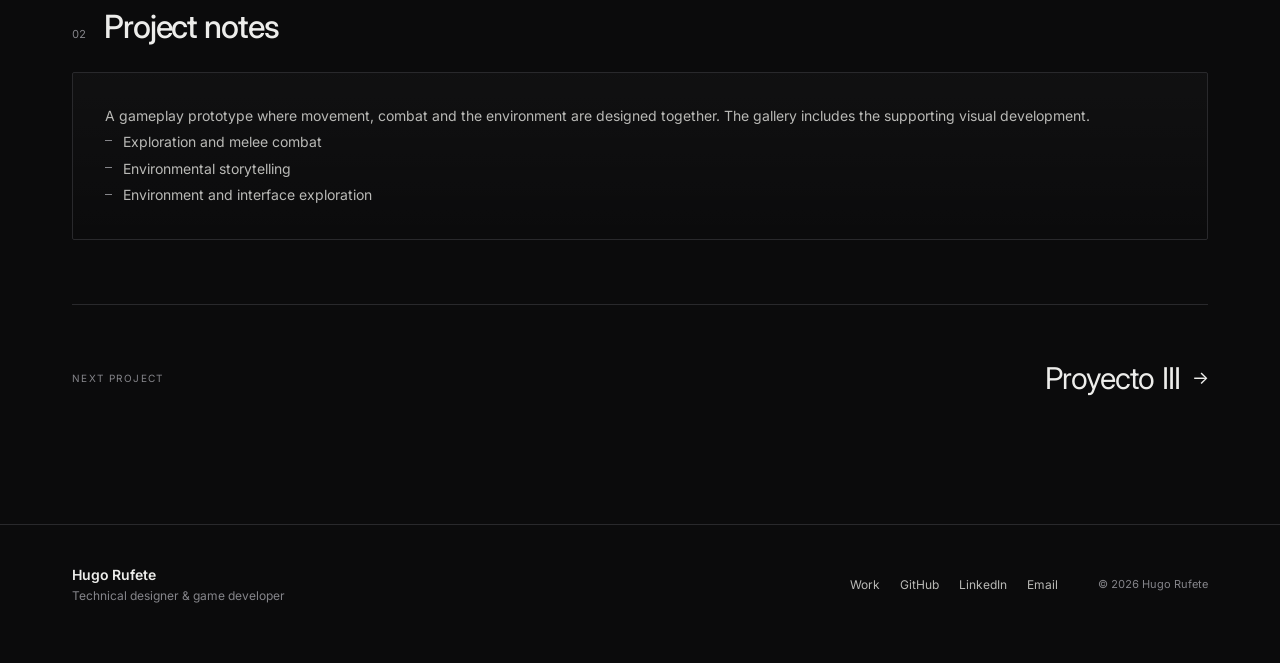
<file: projects/load-in/index.html>
<!DOCTYPE html>
<html lang="en">
<head>
  <meta charset="UTF-8">
  <meta name="viewport" content="width=device-width, initial-scale=1.0">
  <meta name="color-scheme" content="dark">
  <meta name="theme-color" content="#0b0b0c">
  <link rel="icon" href="../../favicon.svg" type="image/svg+xml">
  <meta name="description" content="Load-In — Exploration, melee combat and environmental storytelling in Unity, with supporting environment and interface art.">
  <title>Load-In — Hugo Rufete</title>

  <link rel="preconnect" href="https://fonts.googleapis.com">
  <link rel="preconnect" href="https://fonts.gstatic.com" crossorigin>
  <link href="https://fonts.googleapis.com/css2?family=Inter:wght@400;500;600;700&amp;display=swap" rel="stylesheet">
  <link rel="stylesheet" href="../../css/style.css">
  <link rel="stylesheet" href="../../css/project.css">
</head>
<body class="project-page">
  <a class="skip-link" href="#project-main">Skip to content</a>

  <header id="site-header">
    <div class="header-inner">
      <a class="brand" href="../../index.html" aria-label="Hugo Rufete, back to portfolio">
        <span class="brand-mark" aria-hidden="true"></span>
        <span>Hugo Rufete</span>
      </a>

      <nav class="site-nav" aria-label="Primary navigation">
        <a class="active" href="../../index.html#work">Work</a>
        <a href="../../index.html#experience">Experience</a>
        <a href="../../index.html#contact">Contact</a>
      </nav>

      <nav class="site-links" aria-label="External profiles">
        <a href="https://github.com/HugoRufete" target="_blank" rel="noopener noreferrer">GitHub <span aria-hidden="true">↗</span></a>
        <a href="https://linkedin.com/in/hugorufete" target="_blank" rel="noopener noreferrer">LinkedIn <span aria-hidden="true">↗</span></a>
      </nav>
    </div>
  </header>

  <main id="project-main" class="project-shell">
    <div class="project-back-row">
      <a class="back-link" href="../../index.html#work"><span aria-hidden="true">←</span> All work</a>
      <span class="project-counter">03 / 07</span>
    </div>

    <section class="project-hero" aria-labelledby="project-title">
      <div class="project-hero__copy">
        <p class="eyebrow">03 / Gameplay prototype</p>
        <h1 id="project-title">Load-In</h1>
        <p class="project-lede">Exploration, melee combat and environmental storytelling in Unity, with supporting environment and interface art.</p>
        <dl class="project-facts">
          <div><dt>Discipline</dt><dd>Gameplay prototype</dd></div>
          <div><dt>Focus</dt><dd>Exploration · combat · art</dd></div>
          <div><dt>Media</dt><dd>10 files</dd></div>
        </dl>
      </div>
      <div class="project-hero__media">
        <video controls loop muted playsinline preload="metadata" poster="media/portada.webp">
          <source src="media/gameplay.mp4" type="video/mp4">
        </video>
      </div>
    </section>

    <section class="project-section" aria-labelledby="media-title">
      <header class="project-section__heading">
        <span aria-hidden="true">01</span>
        <h2 id="media-title">Media</h2>
      </header>
      <div class="media-grid">
        <figure class="media-item">
          <video controls loop muted playsinline preload="metadata" poster="media/portada.webp">
            <source src="media/gameplay.mp4" type="video/mp4">
          </video>
          <figcaption>Gameplay</figcaption>
        </figure>
        <figure class="media-item">
          <img src="media/portada.webp" alt="Load-In — Portada" loading="lazy" width="1280" height="720">
          <figcaption>Portada</figcaption>
        </figure>
        <figure class="media-item">
          <img src="media/banner.webp" alt="Load-In — Banner" loading="lazy" width="1280" height="720">
          <figcaption>Banner</figcaption>
        </figure>
        <figure class="media-item">
          <img src="media/hacha.png" alt="Load-In — Hacha" loading="lazy" width="1280" height="720">
          <figcaption>Hacha</figcaption>
        </figure>
        <figure class="media-item">
          <img src="media/mapa.png" alt="Load-In — Mapa" loading="lazy" width="1280" height="720">
          <figcaption>Mapa</figcaption>
        </figure>
        <figure class="media-item">
          <img src="media/shop.png" alt="Load-In — Shop" loading="lazy" width="1280" height="720">
          <figcaption>Shop</figcaption>
        </figure>
        <figure class="media-item">
          <img src="media/bosque-blanco.webp" alt="Load-In — Bosque Blanco" loading="lazy" width="1280" height="720">
          <figcaption>Bosque Blanco</figcaption>
        </figure>
        <figure class="media-item">
          <img src="media/bosque-morado.png" alt="Load-In — Bosque Morado" loading="lazy" width="1280" height="720">
          <figcaption>Bosque Morado</figcaption>
        </figure>
        <figure class="media-item">
          <img src="media/cementerio.webp" alt="Load-In — Cementerio" loading="lazy" width="1280" height="720">
          <figcaption>Cementerio</figcaption>
        </figure>
        <figure class="media-item">
          <img src="media/logo.png" alt="Load-In — Logo" loading="lazy" width="1280" height="720">
          <figcaption>Logo</figcaption>
        </figure>
      </div>
    </section>

    <section class="project-section" aria-labelledby="notes-title">
      <header class="project-section__heading">
        <span aria-hidden="true">02</span>
        <h2 id="notes-title">Project notes</h2>
      </header>
      <div class="panel">
        <p>A gameplay prototype where movement, combat and the environment are designed together. The gallery includes the supporting visual development.</p>
        <ul class="detail-list">
          <li>Exploration and melee combat</li>
          <li>Environmental storytelling</li>
          <li>Environment and interface exploration</li>
        </ul>
      </div>
    </section>

    <nav class="project-next" aria-label="Other projects">
      <span class="project-next__label">Next project</span>
      <a class="project-next__link" href="../proyecto-iii/index.html">Proyecto III <span aria-hidden="true">→</span></a>
    </nav>
  </main>

  <footer id="site-footer">
    <div class="footer-inner">
      <div>
        <p class="footer-name">Hugo Rufete</p>
        <p class="footer-role">Technical designer &amp; game developer</p>
      </div>
      <nav class="footer-links" aria-label="Footer links">
        <a href="../../index.html#work">Work</a>
        <a href="https://github.com/HugoRufete" target="_blank" rel="noopener noreferrer">GitHub</a>
        <a href="https://linkedin.com/in/hugorufete" target="_blank" rel="noopener noreferrer">LinkedIn</a>
        <a href="mailto:hugorufete@gmail.com">Email</a>
      </nav>
      <p class="footer-copy">© 2026 Hugo Rufete</p>
    </div>
  </footer>
</body>
</html>
</file>
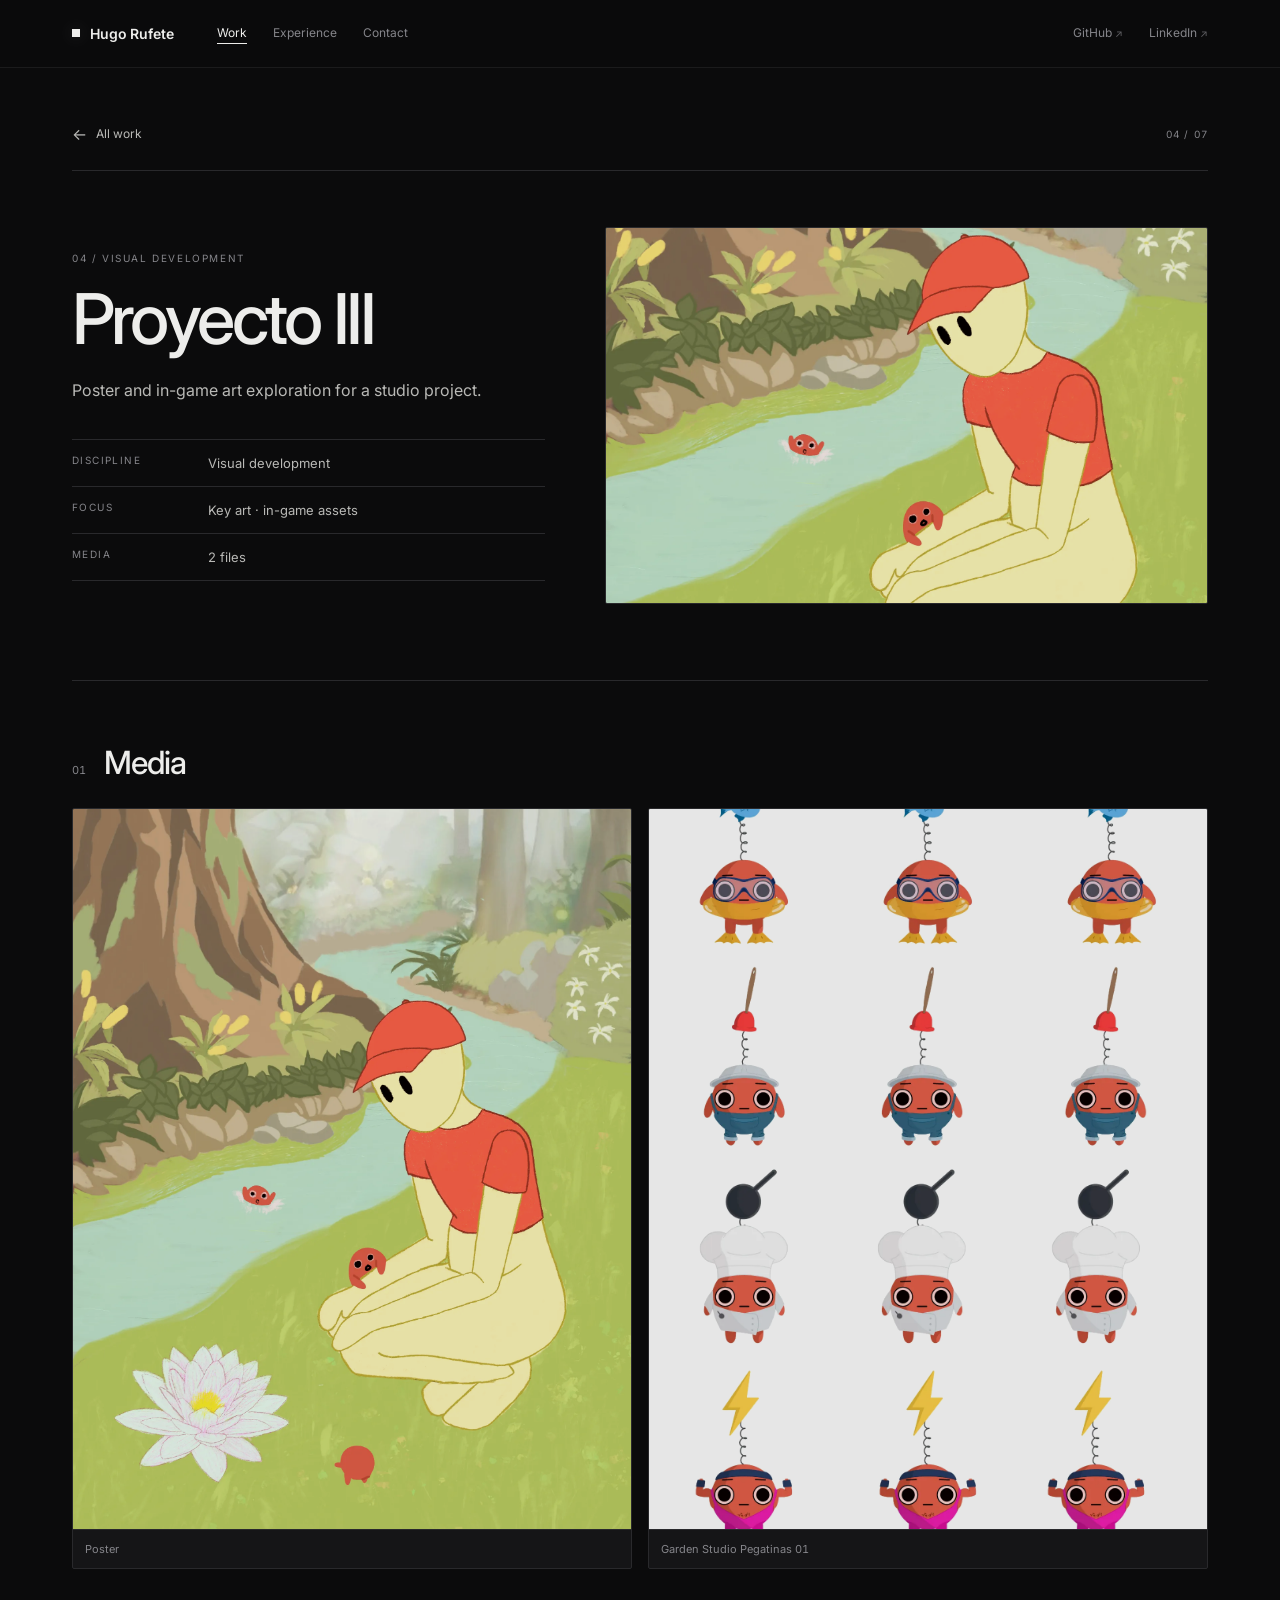
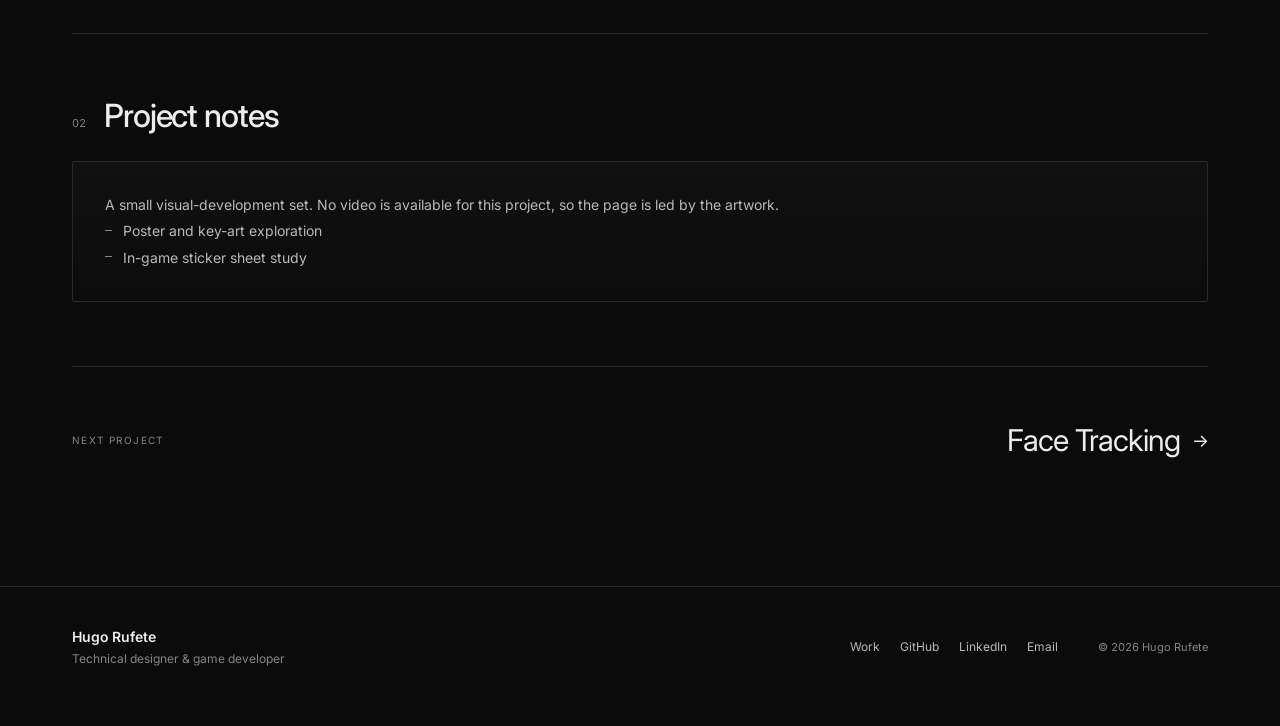
<file: projects/proyecto-iii/index.html>
<!DOCTYPE html>
<html lang="en">
<head>
  <meta charset="UTF-8">
  <meta name="viewport" content="width=device-width, initial-scale=1.0">
  <meta name="color-scheme" content="dark">
  <meta name="theme-color" content="#0b0b0c">
  <link rel="icon" href="../../favicon.svg" type="image/svg+xml">
  <meta name="description" content="Proyecto III — Poster and in-game art exploration for a studio project.">
  <title>Proyecto III — Hugo Rufete</title>

  <link rel="preconnect" href="https://fonts.googleapis.com">
  <link rel="preconnect" href="https://fonts.gstatic.com" crossorigin>
  <link href="https://fonts.googleapis.com/css2?family=Inter:wght@400;500;600;700&amp;display=swap" rel="stylesheet">
  <link rel="stylesheet" href="../../css/style.css">
  <link rel="stylesheet" href="../../css/project.css">
</head>
<body class="project-page">
  <a class="skip-link" href="#project-main">Skip to content</a>

  <header id="site-header">
    <div class="header-inner">
      <a class="brand" href="../../index.html" aria-label="Hugo Rufete, back to portfolio">
        <span class="brand-mark" aria-hidden="true"></span>
        <span>Hugo Rufete</span>
      </a>

      <nav class="site-nav" aria-label="Primary navigation">
        <a class="active" href="../../index.html#work">Work</a>
        <a href="../../index.html#experience">Experience</a>
        <a href="../../index.html#contact">Contact</a>
      </nav>

      <nav class="site-links" aria-label="External profiles">
        <a href="https://github.com/HugoRufete" target="_blank" rel="noopener noreferrer">GitHub <span aria-hidden="true">↗</span></a>
        <a href="https://linkedin.com/in/hugorufete" target="_blank" rel="noopener noreferrer">LinkedIn <span aria-hidden="true">↗</span></a>
      </nav>
    </div>
  </header>

  <main id="project-main" class="project-shell">
    <div class="project-back-row">
      <a class="back-link" href="../../index.html#work"><span aria-hidden="true">←</span> All work</a>
      <span class="project-counter">04 / 07</span>
    </div>

    <section class="project-hero" aria-labelledby="project-title">
      <div class="project-hero__copy">
        <p class="eyebrow">04 / Visual development</p>
        <h1 id="project-title">Proyecto III</h1>
        <p class="project-lede">Poster and in-game art exploration for a studio project.</p>
        <dl class="project-facts">
          <div><dt>Discipline</dt><dd>Visual development</dd></div>
          <div><dt>Focus</dt><dd>Key art · in-game assets</dd></div>
          <div><dt>Media</dt><dd>2 files</dd></div>
        </dl>
      </div>
      <div class="project-hero__media">
        <img src="media/poster.webp" alt="Proyecto III hero image" width="1280" height="720">
      </div>
    </section>

    <section class="project-section" aria-labelledby="media-title">
      <header class="project-section__heading">
        <span aria-hidden="true">01</span>
        <h2 id="media-title">Media</h2>
      </header>
      <div class="media-grid">
        <figure class="media-item">
          <img src="media/poster.webp" alt="Proyecto III — Poster" loading="lazy" width="1280" height="720">
          <figcaption>Poster</figcaption>
        </figure>
        <figure class="media-item">
          <img src="media/garden-studio-pegatinas-01.webp" alt="Proyecto III — Garden Studio Pegatinas 01" loading="lazy" width="1280" height="720">
          <figcaption>Garden Studio Pegatinas 01</figcaption>
        </figure>
      </div>
    </section>

    <section class="project-section" aria-labelledby="notes-title">
      <header class="project-section__heading">
        <span aria-hidden="true">02</span>
        <h2 id="notes-title">Project notes</h2>
      </header>
      <div class="panel">
        <p>A small visual-development set. No video is available for this project, so the page is led by the artwork.</p>
        <ul class="detail-list">
          <li>Poster and key-art exploration</li>
          <li>In-game sticker sheet study</li>
        </ul>
      </div>
    </section>

    <nav class="project-next" aria-label="Other projects">
      <span class="project-next__label">Next project</span>
      <a class="project-next__link" href="../face-tracking-technical-prototyping/index.html">Face Tracking <span aria-hidden="true">→</span></a>
    </nav>
  </main>

  <footer id="site-footer">
    <div class="footer-inner">
      <div>
        <p class="footer-name">Hugo Rufete</p>
        <p class="footer-role">Technical designer &amp; game developer</p>
      </div>
      <nav class="footer-links" aria-label="Footer links">
        <a href="../../index.html#work">Work</a>
        <a href="https://github.com/HugoRufete" target="_blank" rel="noopener noreferrer">GitHub</a>
        <a href="https://linkedin.com/in/hugorufete" target="_blank" rel="noopener noreferrer">LinkedIn</a>
        <a href="mailto:hugorufete@gmail.com">Email</a>
      </nav>
      <p class="footer-copy">© 2026 Hugo Rufete</p>
    </div>
  </footer>
</body>
</html>
</file>
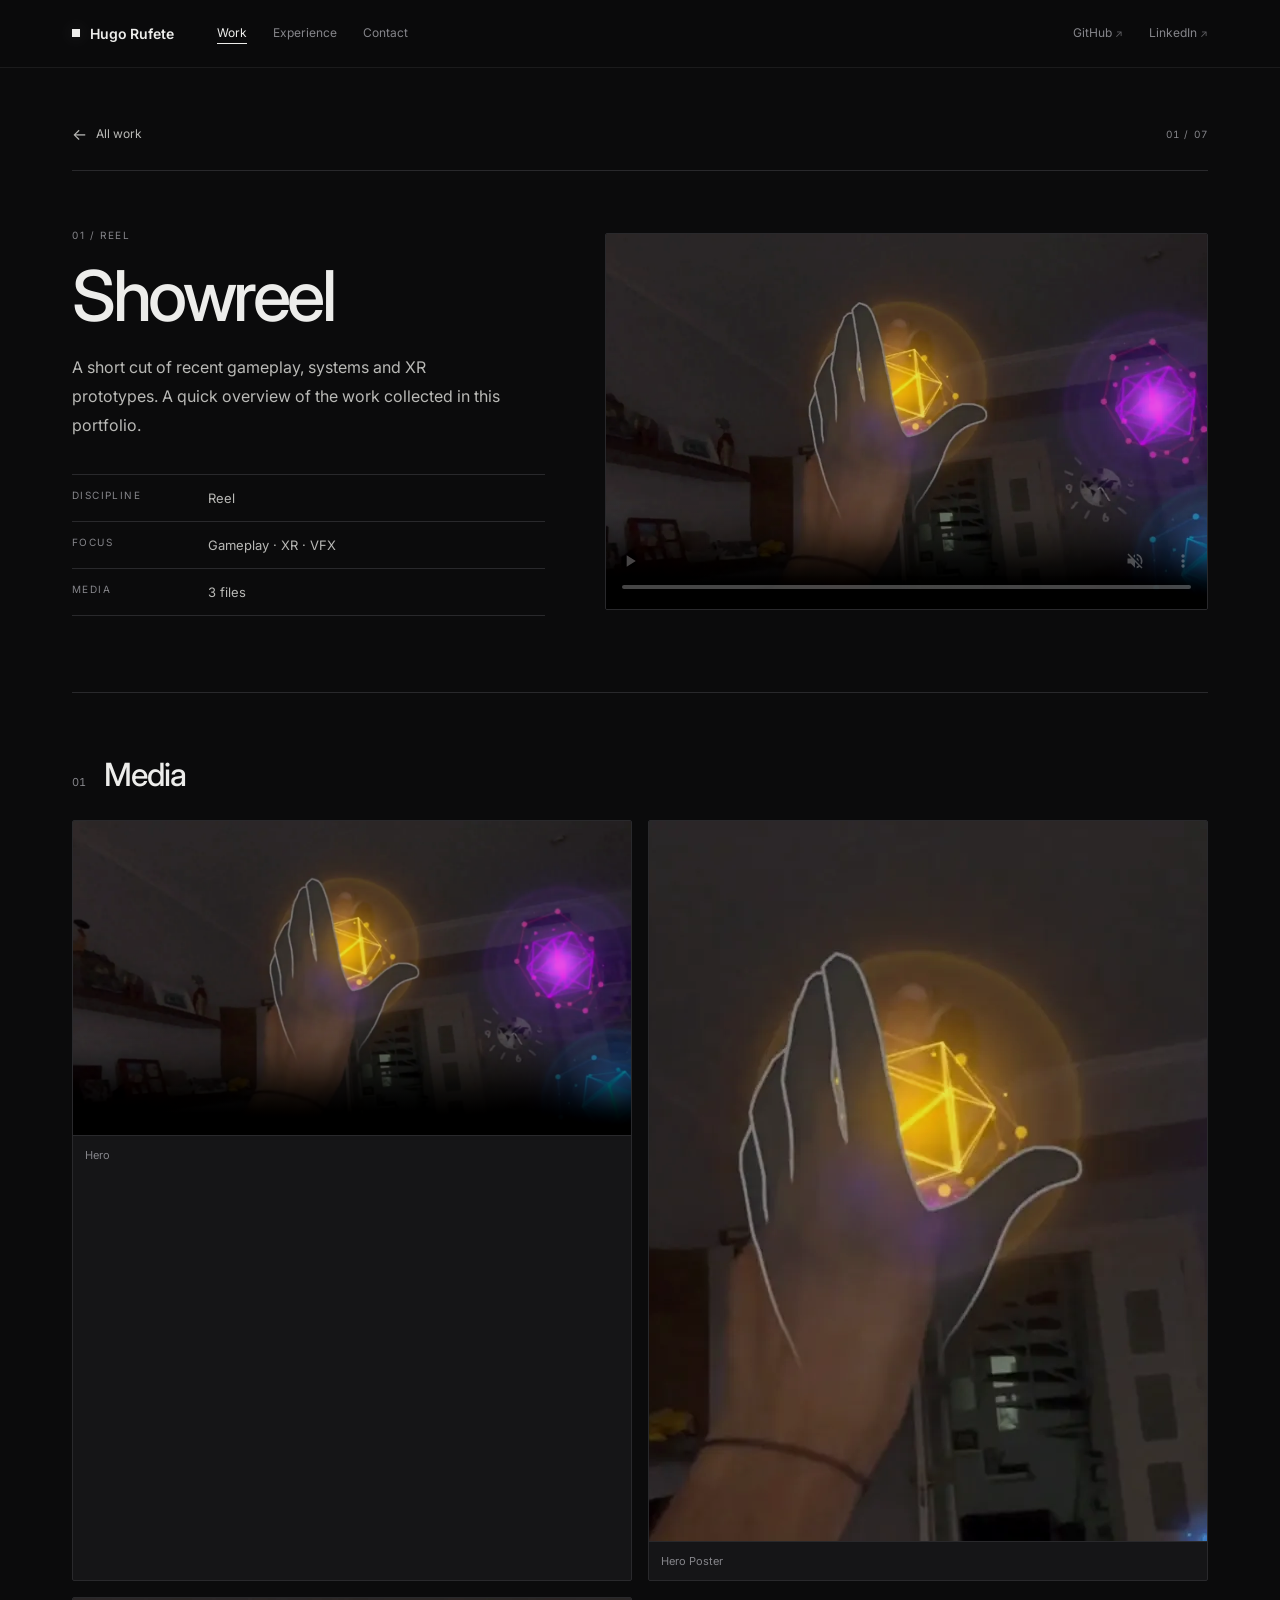
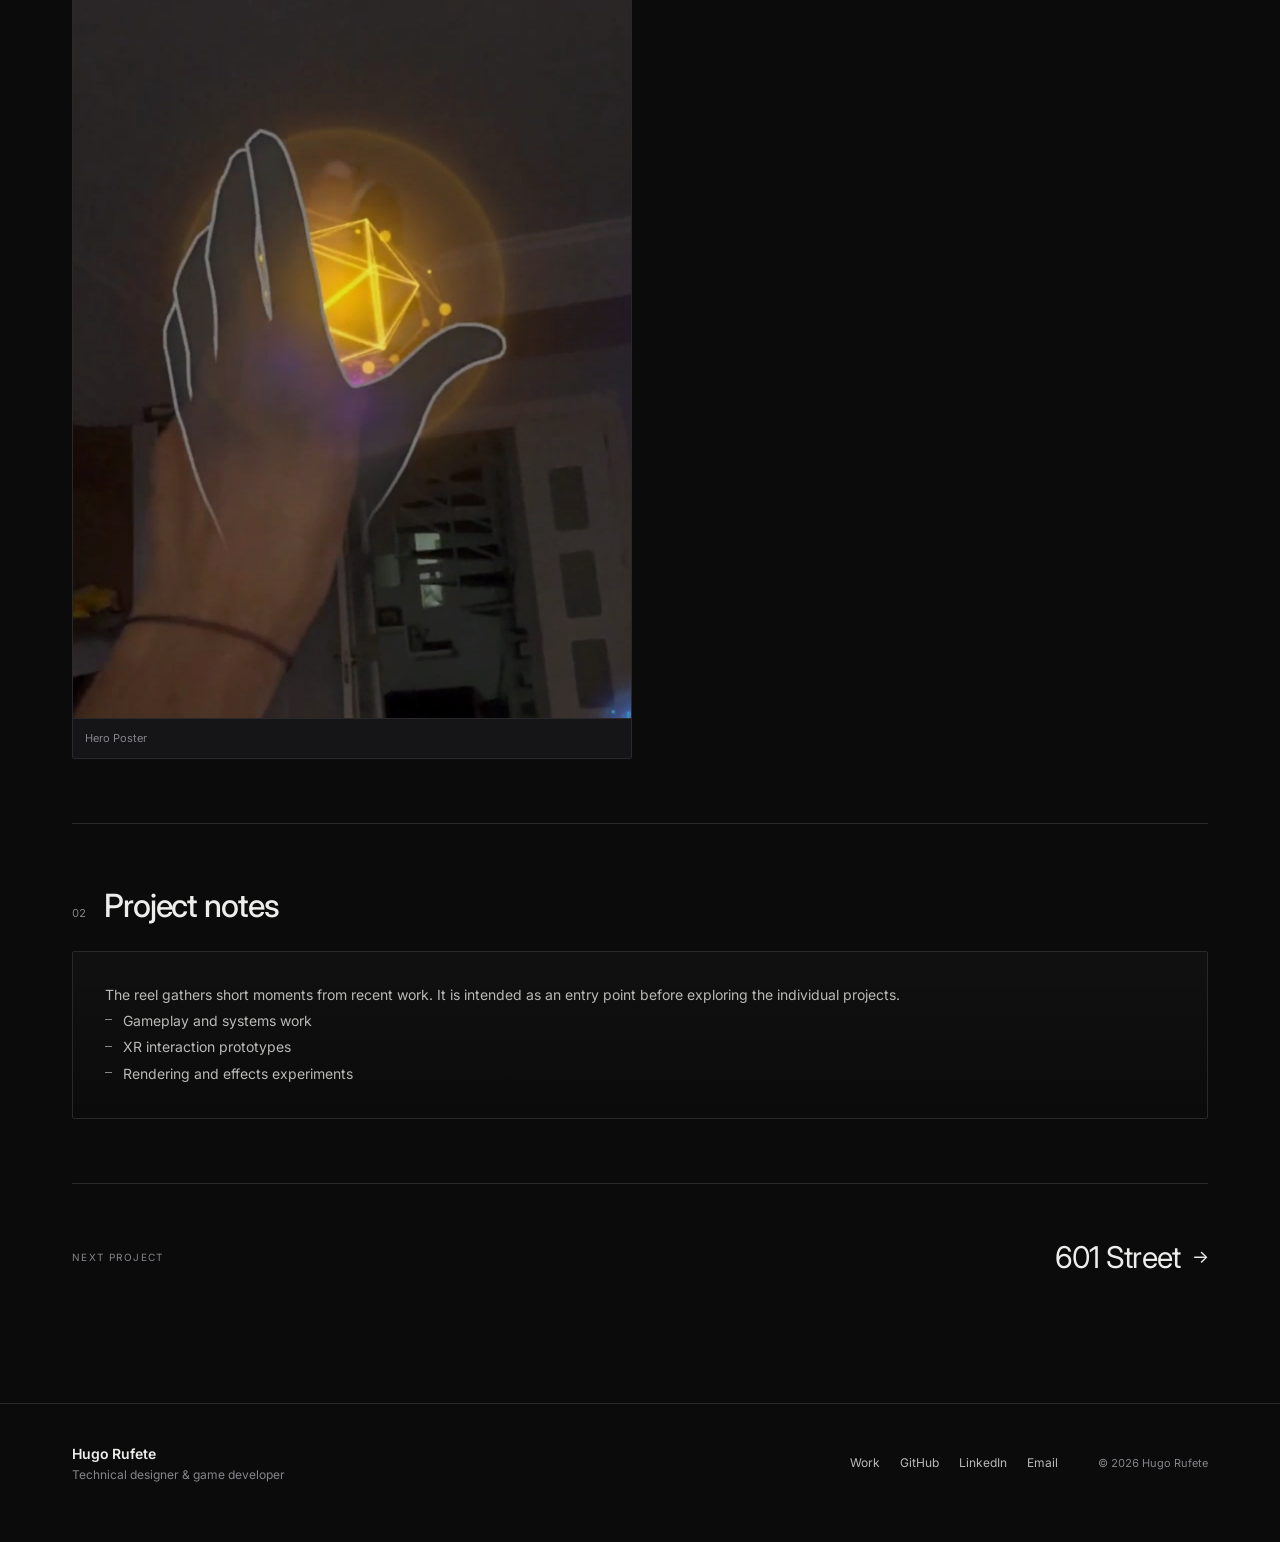
<file: projects/showreel/index.html>
<!DOCTYPE html>
<html lang="en">
<head>
  <meta charset="UTF-8">
  <meta name="viewport" content="width=device-width, initial-scale=1.0">
  <meta name="color-scheme" content="dark">
  <meta name="theme-color" content="#0b0b0c">
  <link rel="icon" href="../../favicon.svg" type="image/svg+xml">
  <meta name="description" content="Showreel — A short cut of recent gameplay, systems and XR prototypes. A quick overview of the work collected in this portfolio.">
  <title>Showreel — Hugo Rufete</title>

  <link rel="preconnect" href="https://fonts.googleapis.com">
  <link rel="preconnect" href="https://fonts.gstatic.com" crossorigin>
  <link href="https://fonts.googleapis.com/css2?family=Inter:wght@400;500;600;700&amp;display=swap" rel="stylesheet">
  <link rel="stylesheet" href="../../css/style.css">
  <link rel="stylesheet" href="../../css/project.css">
</head>
<body class="project-page">
  <a class="skip-link" href="#project-main">Skip to content</a>

  <header id="site-header">
    <div class="header-inner">
      <a class="brand" href="../../index.html" aria-label="Hugo Rufete, back to portfolio">
        <span class="brand-mark" aria-hidden="true"></span>
        <span>Hugo Rufete</span>
      </a>

      <nav class="site-nav" aria-label="Primary navigation">
        <a class="active" href="../../index.html#work">Work</a>
        <a href="../../index.html#experience">Experience</a>
        <a href="../../index.html#contact">Contact</a>
      </nav>

      <nav class="site-links" aria-label="External profiles">
        <a href="https://github.com/HugoRufete" target="_blank" rel="noopener noreferrer">GitHub <span aria-hidden="true">↗</span></a>
        <a href="https://linkedin.com/in/hugorufete" target="_blank" rel="noopener noreferrer">LinkedIn <span aria-hidden="true">↗</span></a>
      </nav>
    </div>
  </header>

  <main id="project-main" class="project-shell">
    <div class="project-back-row">
      <a class="back-link" href="../../index.html#work"><span aria-hidden="true">←</span> All work</a>
      <span class="project-counter">01 / 07</span>
    </div>

    <section class="project-hero" aria-labelledby="project-title">
      <div class="project-hero__copy">
        <p class="eyebrow">01 / Reel</p>
        <h1 id="project-title">Showreel</h1>
        <p class="project-lede">A short cut of recent gameplay, systems and XR prototypes. A quick overview of the work collected in this portfolio.</p>
        <dl class="project-facts">
          <div><dt>Discipline</dt><dd>Reel</dd></div>
          <div><dt>Focus</dt><dd>Gameplay · XR · VFX</dd></div>
          <div><dt>Media</dt><dd>3 files</dd></div>
        </dl>
      </div>
      <div class="project-hero__media">
        <video controls loop muted playsinline preload="metadata" poster="media/hero-poster.webp">
          <source src="media/hero.mp4" type="video/mp4">
        </video>
      </div>
    </section>

    <section class="project-section" aria-labelledby="media-title">
      <header class="project-section__heading">
        <span aria-hidden="true">01</span>
        <h2 id="media-title">Media</h2>
      </header>
      <div class="media-grid">
        <figure class="media-item">
          <video controls loop muted playsinline preload="metadata" poster="media/hero-poster.webp">
            <source src="media/hero.mp4" type="video/mp4">
          </video>
          <figcaption>Hero</figcaption>
        </figure>
        <figure class="media-item">
          <img src="media/hero-poster.webp" alt="Showreel — Hero Poster" loading="lazy" width="1280" height="720">
          <figcaption>Hero Poster</figcaption>
        </figure>
        <figure class="media-item">
          <img src="media/hero-poster.png" alt="Showreel — Hero Poster" loading="lazy" width="1280" height="720">
          <figcaption>Hero Poster</figcaption>
        </figure>
      </div>
    </section>

    <section class="project-section" aria-labelledby="notes-title">
      <header class="project-section__heading">
        <span aria-hidden="true">02</span>
        <h2 id="notes-title">Project notes</h2>
      </header>
      <div class="panel">
        <p>The reel gathers short moments from recent work. It is intended as an entry point before exploring the individual projects.</p>
        <ul class="detail-list">
          <li>Gameplay and systems work</li>
          <li>XR interaction prototypes</li>
          <li>Rendering and effects experiments</li>
        </ul>
      </div>
    </section>

    <nav class="project-next" aria-label="Other projects">
      <span class="project-next__label">Next project</span>
      <a class="project-next__link" href="../601-street/index.html">601 Street <span aria-hidden="true">→</span></a>
    </nav>
  </main>

  <footer id="site-footer">
    <div class="footer-inner">
      <div>
        <p class="footer-name">Hugo Rufete</p>
        <p class="footer-role">Technical designer &amp; game developer</p>
      </div>
      <nav class="footer-links" aria-label="Footer links">
        <a href="../../index.html#work">Work</a>
        <a href="https://github.com/HugoRufete" target="_blank" rel="noopener noreferrer">GitHub</a>
        <a href="https://linkedin.com/in/hugorufete" target="_blank" rel="noopener noreferrer">LinkedIn</a>
        <a href="mailto:hugorufete@gmail.com">Email</a>
      </nav>
      <p class="footer-copy">© 2026 Hugo Rufete</p>
    </div>
  </footer>
</body>
</html>
</file>
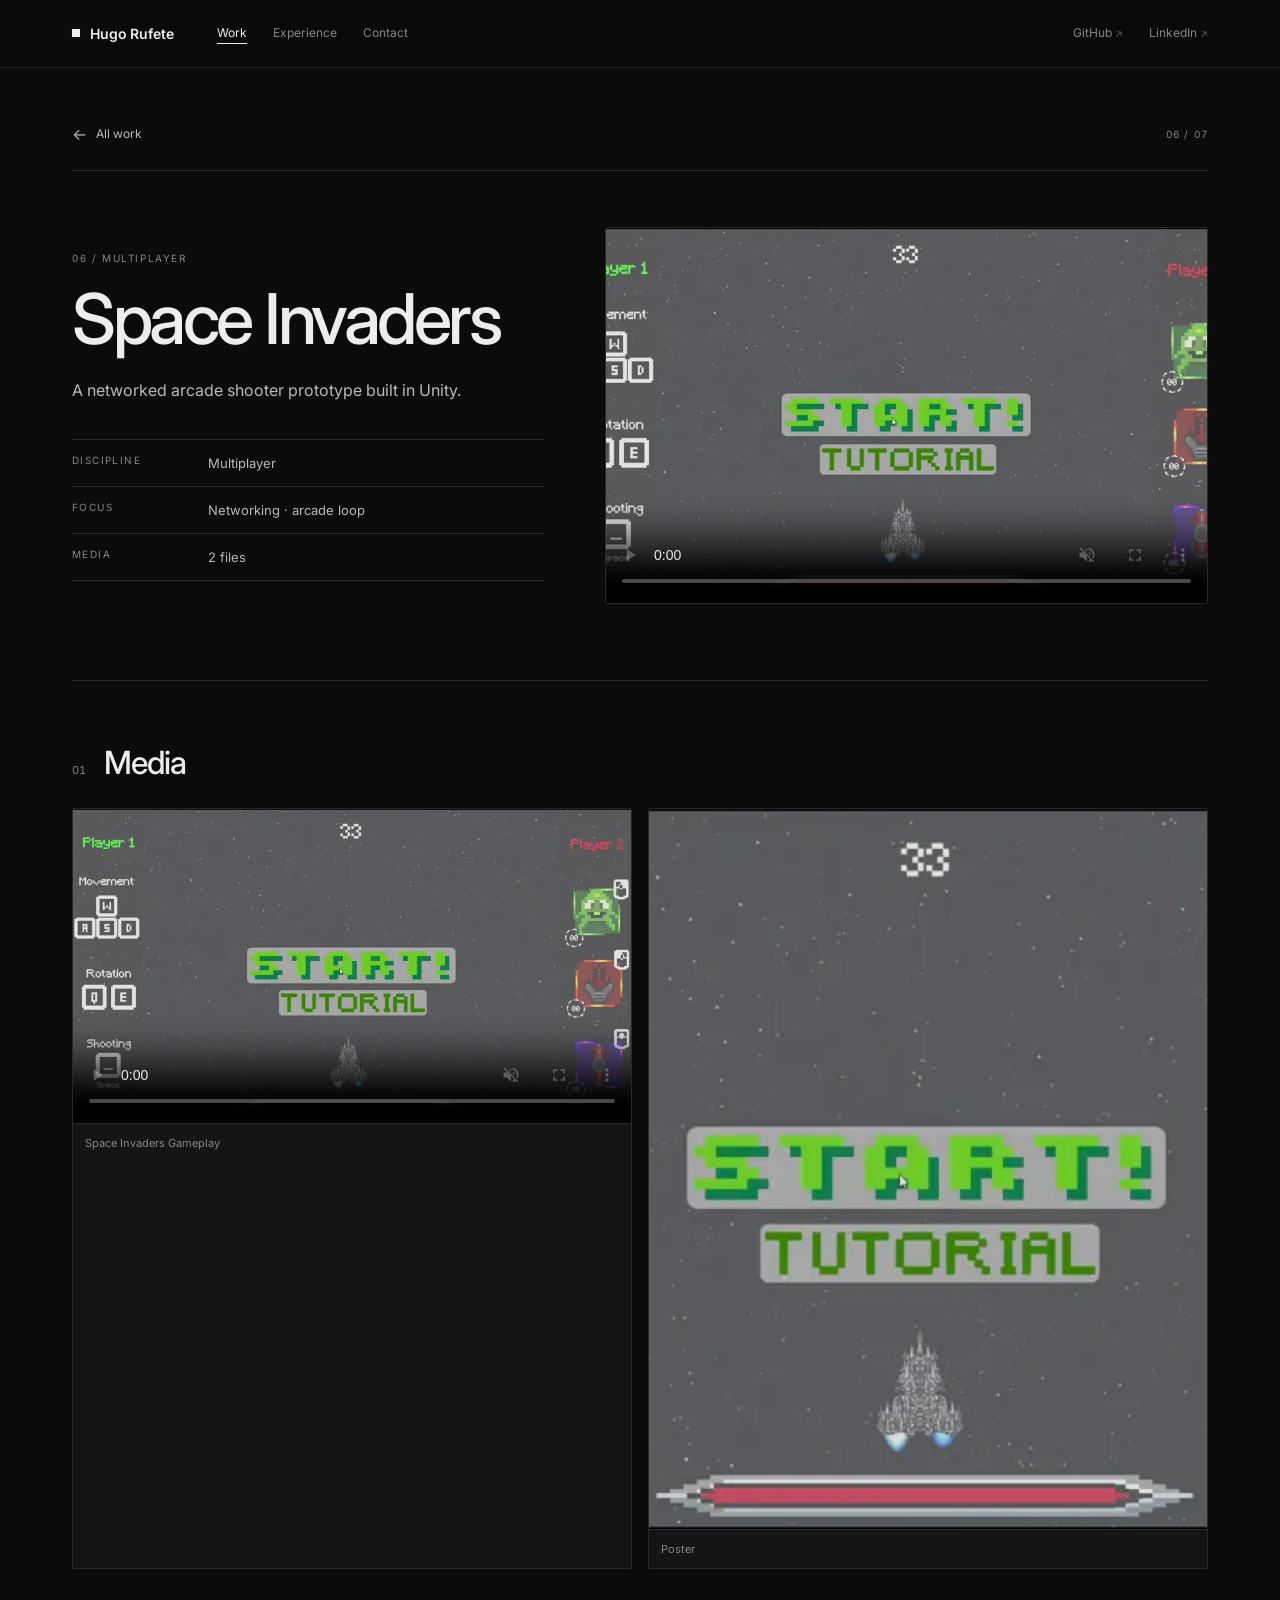
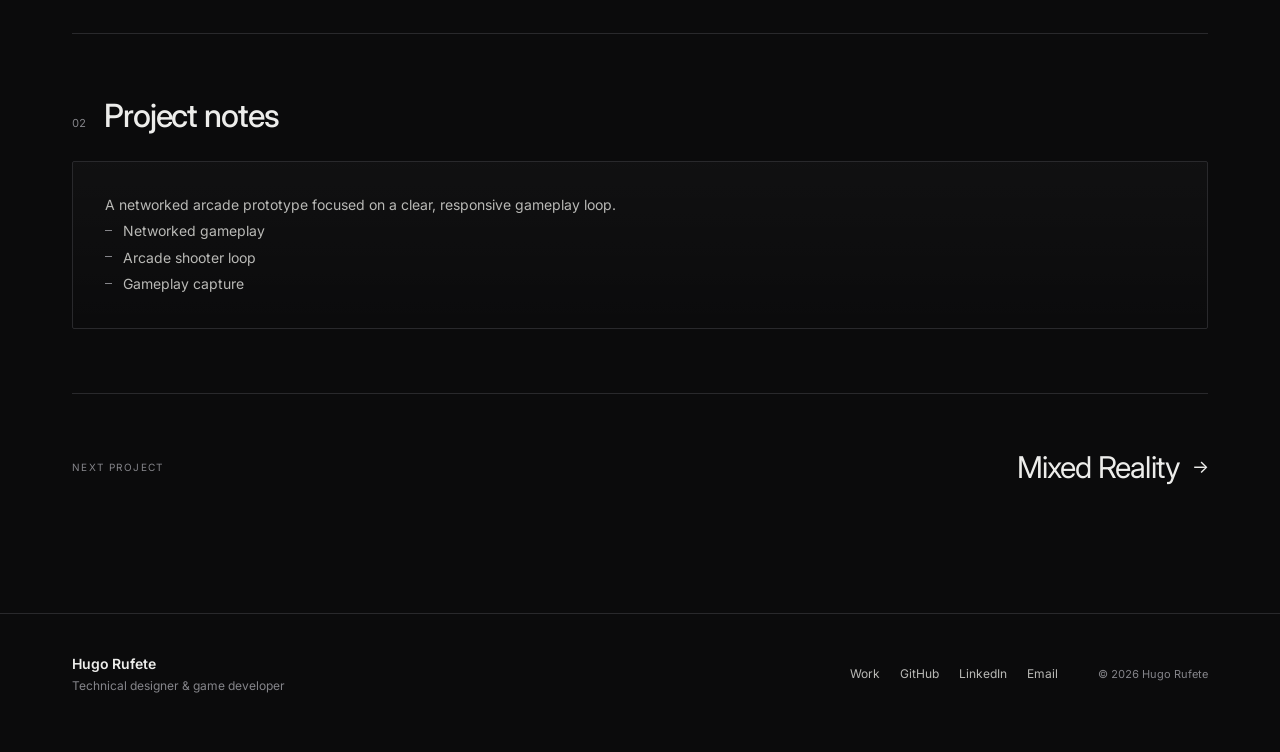
<file: projects/space-invaders-multiplayer/index.html>
<!DOCTYPE html>
<html lang="en">
<head>
  <meta charset="UTF-8">
  <meta name="viewport" content="width=device-width, initial-scale=1.0">
  <meta name="color-scheme" content="dark">
  <meta name="theme-color" content="#0b0b0c">
  <link rel="icon" href="../../favicon.svg" type="image/svg+xml">
  <meta name="description" content="Space Invaders — A networked arcade shooter prototype built in Unity.">
  <title>Space Invaders — Hugo Rufete</title>

  <link rel="preconnect" href="https://fonts.googleapis.com">
  <link rel="preconnect" href="https://fonts.gstatic.com" crossorigin>
  <link href="https://fonts.googleapis.com/css2?family=Inter:wght@400;500;600;700&amp;display=swap" rel="stylesheet">
  <link rel="stylesheet" href="../../css/style.css">
  <link rel="stylesheet" href="../../css/project.css">
</head>
<body class="project-page">
  <a class="skip-link" href="#project-main">Skip to content</a>

  <header id="site-header">
    <div class="header-inner">
      <a class="brand" href="../../index.html" aria-label="Hugo Rufete, back to portfolio">
        <span class="brand-mark" aria-hidden="true"></span>
        <span>Hugo Rufete</span>
      </a>

      <nav class="site-nav" aria-label="Primary navigation">
        <a class="active" href="../../index.html#work">Work</a>
        <a href="../../index.html#experience">Experience</a>
        <a href="../../index.html#contact">Contact</a>
      </nav>

      <nav class="site-links" aria-label="External profiles">
        <a href="https://github.com/HugoRufete" target="_blank" rel="noopener noreferrer">GitHub <span aria-hidden="true">↗</span></a>
        <a href="https://linkedin.com/in/hugorufete" target="_blank" rel="noopener noreferrer">LinkedIn <span aria-hidden="true">↗</span></a>
      </nav>
    </div>
  </header>

  <main id="project-main" class="project-shell">
    <div class="project-back-row">
      <a class="back-link" href="../../index.html#work"><span aria-hidden="true">←</span> All work</a>
      <span class="project-counter">06 / 07</span>
    </div>

    <section class="project-hero" aria-labelledby="project-title">
      <div class="project-hero__copy">
        <p class="eyebrow">06 / Multiplayer</p>
        <h1 id="project-title">Space Invaders</h1>
        <p class="project-lede">A networked arcade shooter prototype built in Unity.</p>
        <dl class="project-facts">
          <div><dt>Discipline</dt><dd>Multiplayer</dd></div>
          <div><dt>Focus</dt><dd>Networking · arcade loop</dd></div>
          <div><dt>Media</dt><dd>2 files</dd></div>
        </dl>
      </div>
      <div class="project-hero__media">
        <video controls loop muted playsinline preload="metadata" poster="media/poster.webp">
          <source src="media/space-invaders-gameplay.mp4" type="video/mp4">
        </video>
      </div>
    </section>

    <section class="project-section" aria-labelledby="media-title">
      <header class="project-section__heading">
        <span aria-hidden="true">01</span>
        <h2 id="media-title">Media</h2>
      </header>
      <div class="media-grid">
        <figure class="media-item">
          <video controls loop muted playsinline preload="metadata" poster="media/poster.webp">
            <source src="media/space-invaders-gameplay.mp4" type="video/mp4">
          </video>
          <figcaption>Space Invaders Gameplay</figcaption>
        </figure>
        <figure class="media-item">
          <img src="media/poster.webp" alt="Space Invaders — Poster" loading="lazy" width="1280" height="720">
          <figcaption>Poster</figcaption>
        </figure>
      </div>
    </section>

    <section class="project-section" aria-labelledby="notes-title">
      <header class="project-section__heading">
        <span aria-hidden="true">02</span>
        <h2 id="notes-title">Project notes</h2>
      </header>
      <div class="panel">
        <p>A networked arcade prototype focused on a clear, responsive gameplay loop.</p>
        <ul class="detail-list">
          <li>Networked gameplay</li>
          <li>Arcade shooter loop</li>
          <li>Gameplay capture</li>
        </ul>
      </div>
    </section>

    <nav class="project-next" aria-label="Other projects">
      <span class="project-next__label">Next project</span>
      <a class="project-next__link" href="../xr-mixed-reality/index.html">Mixed Reality <span aria-hidden="true">→</span></a>
    </nav>
  </main>

  <footer id="site-footer">
    <div class="footer-inner">
      <div>
        <p class="footer-name">Hugo Rufete</p>
        <p class="footer-role">Technical designer &amp; game developer</p>
      </div>
      <nav class="footer-links" aria-label="Footer links">
        <a href="../../index.html#work">Work</a>
        <a href="https://github.com/HugoRufete" target="_blank" rel="noopener noreferrer">GitHub</a>
        <a href="https://linkedin.com/in/hugorufete" target="_blank" rel="noopener noreferrer">LinkedIn</a>
        <a href="mailto:hugorufete@gmail.com">Email</a>
      </nav>
      <p class="footer-copy">© 2026 Hugo Rufete</p>
    </div>
  </footer>
</body>
</html>
</file>
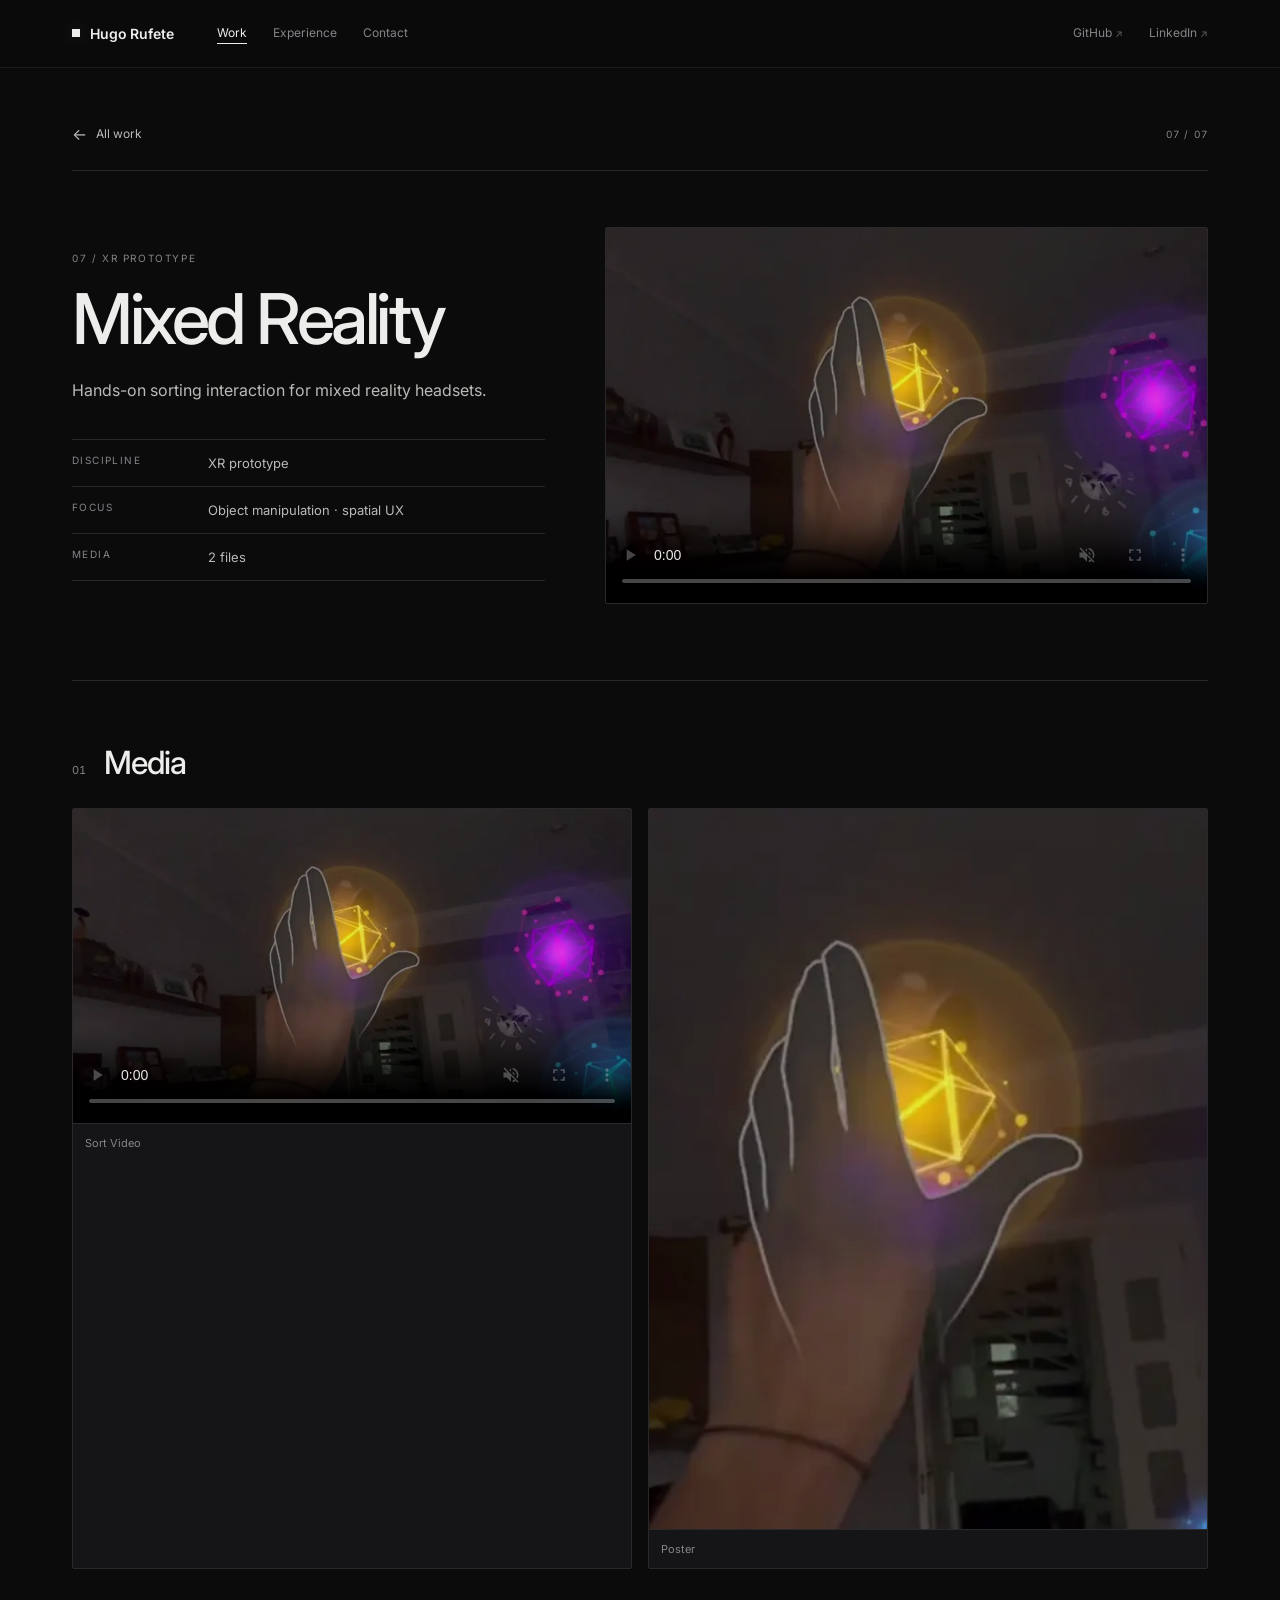
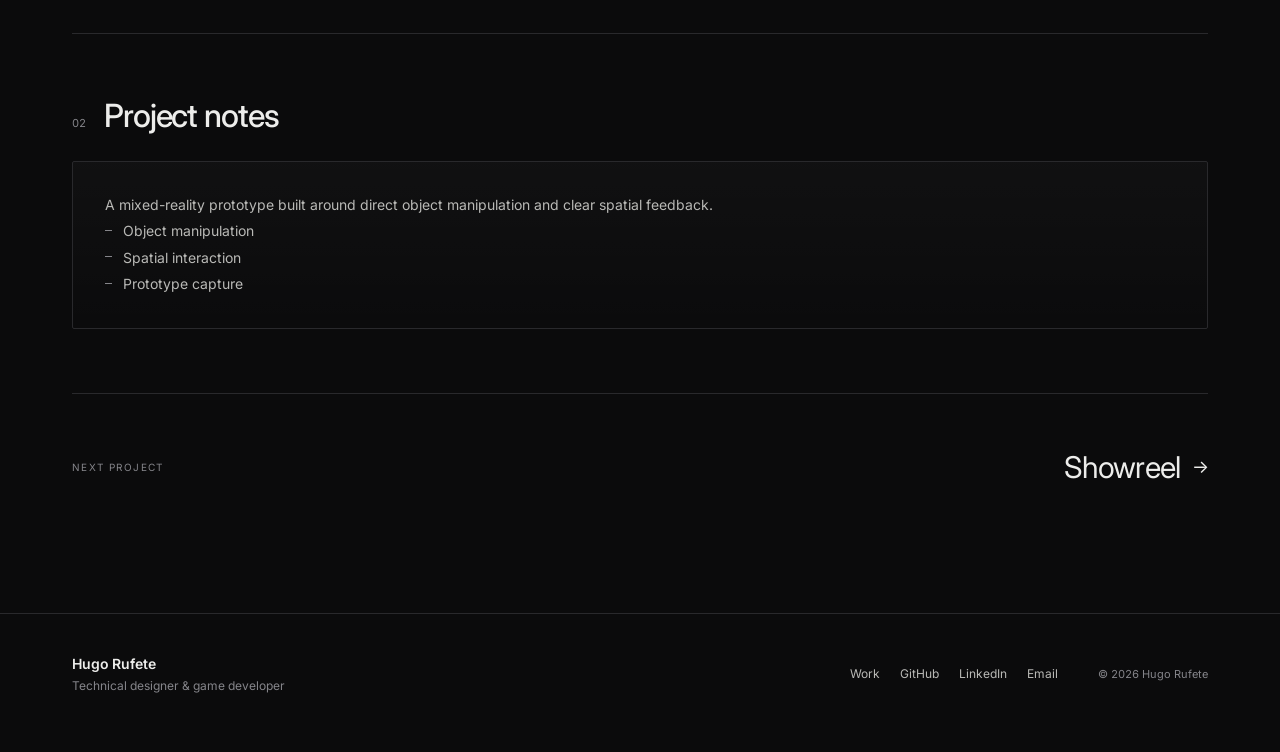
<file: projects/xr-mixed-reality/index.html>
<!DOCTYPE html>
<html lang="en">
<head>
  <meta charset="UTF-8">
  <meta name="viewport" content="width=device-width, initial-scale=1.0">
  <meta name="color-scheme" content="dark">
  <meta name="theme-color" content="#0b0b0c">
  <link rel="icon" href="../../favicon.svg" type="image/svg+xml">
  <meta name="description" content="Mixed Reality — Hands-on sorting interaction for mixed reality headsets.">
  <title>Mixed Reality — Hugo Rufete</title>

  <link rel="preconnect" href="https://fonts.googleapis.com">
  <link rel="preconnect" href="https://fonts.gstatic.com" crossorigin>
  <link href="https://fonts.googleapis.com/css2?family=Inter:wght@400;500;600;700&amp;display=swap" rel="stylesheet">
  <link rel="stylesheet" href="../../css/style.css">
  <link rel="stylesheet" href="../../css/project.css">
</head>
<body class="project-page">
  <a class="skip-link" href="#project-main">Skip to content</a>

  <header id="site-header">
    <div class="header-inner">
      <a class="brand" href="../../index.html" aria-label="Hugo Rufete, back to portfolio">
        <span class="brand-mark" aria-hidden="true"></span>
        <span>Hugo Rufete</span>
      </a>

      <nav class="site-nav" aria-label="Primary navigation">
        <a class="active" href="../../index.html#work">Work</a>
        <a href="../../index.html#experience">Experience</a>
        <a href="../../index.html#contact">Contact</a>
      </nav>

      <nav class="site-links" aria-label="External profiles">
        <a href="https://github.com/HugoRufete" target="_blank" rel="noopener noreferrer">GitHub <span aria-hidden="true">↗</span></a>
        <a href="https://linkedin.com/in/hugorufete" target="_blank" rel="noopener noreferrer">LinkedIn <span aria-hidden="true">↗</span></a>
      </nav>
    </div>
  </header>

  <main id="project-main" class="project-shell">
    <div class="project-back-row">
      <a class="back-link" href="../../index.html#work"><span aria-hidden="true">←</span> All work</a>
      <span class="project-counter">07 / 07</span>
    </div>

    <section class="project-hero" aria-labelledby="project-title">
      <div class="project-hero__copy">
        <p class="eyebrow">07 / XR prototype</p>
        <h1 id="project-title">Mixed Reality</h1>
        <p class="project-lede">Hands-on sorting interaction for mixed reality headsets.</p>
        <dl class="project-facts">
          <div><dt>Discipline</dt><dd>XR prototype</dd></div>
          <div><dt>Focus</dt><dd>Object manipulation · spatial UX</dd></div>
          <div><dt>Media</dt><dd>2 files</dd></div>
        </dl>
      </div>
      <div class="project-hero__media">
        <video controls loop muted playsinline preload="metadata" poster="media/poster.webp">
          <source src="media/sort-video.mp4" type="video/mp4">
        </video>
      </div>
    </section>

    <section class="project-section" aria-labelledby="media-title">
      <header class="project-section__heading">
        <span aria-hidden="true">01</span>
        <h2 id="media-title">Media</h2>
      </header>
      <div class="media-grid">
        <figure class="media-item">
          <video controls loop muted playsinline preload="metadata" poster="media/poster.webp">
            <source src="media/sort-video.mp4" type="video/mp4">
          </video>
          <figcaption>Sort Video</figcaption>
        </figure>
        <figure class="media-item">
          <img src="media/poster.webp" alt="Mixed Reality — Poster" loading="lazy" width="1280" height="720">
          <figcaption>Poster</figcaption>
        </figure>
      </div>
    </section>

    <section class="project-section" aria-labelledby="notes-title">
      <header class="project-section__heading">
        <span aria-hidden="true">02</span>
        <h2 id="notes-title">Project notes</h2>
      </header>
      <div class="panel">
        <p>A mixed-reality prototype built around direct object manipulation and clear spatial feedback.</p>
        <ul class="detail-list">
          <li>Object manipulation</li>
          <li>Spatial interaction</li>
          <li>Prototype capture</li>
        </ul>
      </div>
    </section>

    <nav class="project-next" aria-label="Other projects">
      <span class="project-next__label">Next project</span>
      <a class="project-next__link" href="../showreel/index.html">Showreel <span aria-hidden="true">→</span></a>
    </nav>
  </main>

  <footer id="site-footer">
    <div class="footer-inner">
      <div>
        <p class="footer-name">Hugo Rufete</p>
        <p class="footer-role">Technical designer &amp; game developer</p>
      </div>
      <nav class="footer-links" aria-label="Footer links">
        <a href="../../index.html#work">Work</a>
        <a href="https://github.com/HugoRufete" target="_blank" rel="noopener noreferrer">GitHub</a>
        <a href="https://linkedin.com/in/hugorufete" target="_blank" rel="noopener noreferrer">LinkedIn</a>
        <a href="mailto:hugorufete@gmail.com">Email</a>
      </nav>
      <p class="footer-copy">© 2026 Hugo Rufete</p>
    </div>
  </footer>
</body>
</html>
</file>
<file: css/style.css>
/* =========================================
   TOKENS
   ========================================= */
:root {
  color-scheme: dark;

  --bg:          #0b0b0c;
  --bg-raised:   #101012;
  --panel:       #151517;
  --panel-hover: #1a1a1d;
  --line:        #29292c;
  --line-strong: #3a3a3f;

  --text:      #ededeb;
  --text-soft: #b9b9b6;
  --text-dim:  #85858a;

  --white-glow: 0 0 18px rgba(255, 255, 255, 0.18);

  --font: 'Inter', -apple-system, BlinkMacSystemFont, 'Segoe UI', sans-serif;

  --header-h: 68px;
  --shell: 1200px;
  --radius: 2px;
}

/* =========================================
   RESET & BASE
   ========================================= */
*, *::before, *::after { margin: 0; padding: 0; box-sizing: border-box; }

html {
  scroll-behavior: smooth;
  scroll-padding-top: calc(var(--header-h) + 28px);
}
#main { scroll-margin-top: var(--header-h); }

body {
  min-height: 100vh;
  background: var(--bg);
  color: var(--text);
  font-family: var(--font);
  font-size: 15px;
  line-height: 1.7;
  font-weight: 400;
  -webkit-font-smoothing: antialiased;
  -moz-osx-font-smoothing: grayscale;
  overflow-x: hidden;
}

a { color: inherit; text-decoration: none; }
button, input { font: inherit; }
a, button { touch-action: manipulation; -webkit-tap-highlight-color: rgba(255, 255, 255, .14); }
img, video { display: block; max-width: 100%; }
h1, h2, h3, h4 { font-weight: 500; line-height: 1.15; text-wrap: balance; }
ul { list-style: none; }

::selection { background: var(--text); color: var(--bg); }

:focus-visible {
  outline: 1px solid var(--text);
  outline-offset: 4px;
}

.skip-link {
  position: fixed;
  top: -80px;
  left: 20px;
  z-index: 300;
  padding: 10px 16px;
  background: var(--text);
  color: var(--bg);
  font-size: 13px;
  transition: transform .2s ease;
}
.skip-link:focus { transform: translateY(94px); }

/* =========================================
   HEADER
   ========================================= */
#site-header {
  position: fixed;
  inset: 0 0 auto;
  height: var(--header-h);
  z-index: 100;
  background: rgba(11, 11, 12, 0.84);
  backdrop-filter: blur(14px);
  -webkit-backdrop-filter: blur(14px);
  border-bottom: 1px solid rgba(255, 255, 255, 0.07);
}

.header-inner {
  max-width: var(--shell);
  height: 100%;
  margin: 0 auto;
  padding: 0 32px;
  display: flex;
  align-items: center;
  gap: 44px;
}

.brand {
  display: inline-flex;
  align-items: center;
  gap: 10px;
  font-size: 14px;
  font-weight: 600;
  letter-spacing: -0.01em;
  white-space: nowrap;
}
.brand-mark {
  width: 8px;
  height: 8px;
  background: var(--text);
  box-shadow: var(--white-glow);
}

.site-nav, .site-links {
  display: flex;
  align-items: center;
  gap: 26px;
}
.site-links { margin-left: auto; }

.site-nav a, .site-links a {
  font-size: 12px;
  color: var(--text-dim);
}
.site-nav a:hover,
.site-nav a.active,
.site-links a:hover {
  color: var(--text);
  text-shadow: var(--white-glow);
}
.site-nav a.active { box-shadow: inset 0 -1px 0 var(--text); }
.site-links a span { font-size: 10px; opacity: .7; }

/* =========================================
   PAGE SHELL
   ========================================= */
.page-shell {
  max-width: var(--shell);
  margin: 0 auto;
  padding: calc(var(--header-h) + 60px) 32px 0;
  display: grid;
  grid-template-columns: 230px minmax(0, 1fr);
  gap: 64px;
  align-items: start;
}

/* ---------- Sidebar ---------- */
.sidebar {
  position: sticky;
  top: calc(var(--header-h) + 48px);
  align-self: start;
}

.sidebar-name {
  font-size: 17px;
  font-weight: 600;
  letter-spacing: -0.02em;
}
.sidebar-role {
  margin-top: 2px;
  font-size: 13px;
  color: var(--text-soft);
}
.sidebar-note {
  margin-top: 22px;
  padding-top: 18px;
  border-top: 1px solid var(--line);
  font-size: 12px;
  line-height: 1.7;
  color: var(--text-dim);
}

.sidebar-nav { margin-top: 34px; }
.sidebar-label {
  font-size: 10px;
  letter-spacing: .14em;
  text-transform: uppercase;
  color: var(--text-dim);
  margin-bottom: 10px;
}

.toc { display: flex; flex-direction: column; gap: 2px; }
.toc a {
  display: grid;
  grid-template-columns: 26px 1fr;
  align-items: center;
  padding: 7px 10px;
  font-size: 13px;
  color: var(--text-dim);
  border-left: 1px solid transparent;
}
.toc-index {
  font-size: 10px;
  font-variant-numeric: tabular-nums;
  color: var(--text-dim);
}
.toc a:hover {
  color: var(--text-soft);
  background: rgba(255, 255, 255, 0.03);
}
.toc a.active {
  color: var(--text);
  background: rgba(255, 255, 255, 0.055);
  border-left-color: var(--text);
  text-shadow: var(--white-glow);
}

.sidebar-email {
  display: inline-block;
  margin-top: 34px;
  padding-top: 18px;
  border-top: 1px solid var(--line);
  font-size: 12px;
  color: var(--text-soft);
}
.sidebar-email:hover { color: var(--text); text-shadow: var(--white-glow); }

/* =========================================
   MASTHEAD
   ========================================= */
.content { min-width: 0; }

.masthead {
  display: grid;
  grid-template-columns: minmax(0, 1.05fr) minmax(0, .95fr);
  gap: 48px;
  align-items: center;
  padding-bottom: 72px;
  border-bottom: 1px solid var(--line);
}

.eyebrow {
  font-size: 10px;
  letter-spacing: .16em;
  text-transform: uppercase;
  color: var(--text-dim);
}

.masthead h1 {
  margin: 18px 0 20px;
  max-width: 14ch;
  font-size: clamp(34px, 4.6vw, 54px);
  letter-spacing: -0.045em;
  line-height: 1.08;
}
.glow { text-shadow: 0 0 24px rgba(255, 255, 255, 0.28); }

.masthead-lead {
  max-width: 46ch;
  font-size: 15px;
  color: var(--text-soft);
  line-height: 1.8;
}

.masthead-actions {
  display: flex;
  align-items: center;
  gap: 22px;
  margin-top: 30px;
  flex-wrap: wrap;
}
.primary-action {
  display: inline-flex;
  align-items: center;
  gap: 12px;
  padding: 11px 18px;
  border: 1px solid var(--line-strong);
  border-radius: var(--radius);
  background: rgba(255, 255, 255, 0.035);
  font-size: 13px;
  transition: transform .2s ease;
}
.primary-action:hover {
  transform: translateY(-1px);
  border-color: rgba(255, 255, 255, 0.6);
  background: rgba(255, 255, 255, 0.075);
  box-shadow: 0 0 24px rgba(255, 255, 255, 0.08);
}
.primary-action span { font-size: 12px; }

.text-action {
  font-size: 13px;
  color: var(--text-soft);
  border-bottom: 1px solid var(--line-strong);
  padding-bottom: 2px;
}
.text-action:hover { color: var(--text); border-bottom-color: var(--text); }

.masthead-media {
  position: relative;
  aspect-ratio: 16 / 10;
  overflow: hidden;
  border: 1px solid var(--line);
  border-radius: var(--radius);
  background: var(--bg-raised);
}
.masthead-media video {
  width: 100%;
  height: 100%;
  object-fit: cover;
  filter: contrast(1.04) brightness(.86);
}
.masthead-media::after {
  content: '';
  position: absolute;
  inset: auto 0 0;
  height: 44%;
  background: linear-gradient(transparent, rgba(0, 0, 0, .72));
  pointer-events: none;
}
.media-caption {
  position: absolute;
  inset: auto 16px 14px;
  z-index: 1;
  display: flex;
  justify-content: space-between;
  font-size: 10px;
  letter-spacing: .1em;
  text-transform: uppercase;
  color: var(--text-soft);
}
.media-caption span:last-child {
  font-variant-numeric: tabular-nums;
  color: var(--text-dim);
}

.reel-toggle {
  position: absolute;
  top: 12px;
  right: 12px;
  z-index: 2;
  display: inline-flex;
  align-items: center;
  gap: 7px;
  padding: 5px 9px;
  border: 1px solid rgba(255, 255, 255, .24);
  border-radius: var(--radius);
  background: rgba(8, 8, 9, .72);
  color: var(--text);
  font-size: 10px;
  letter-spacing: .08em;
  text-transform: uppercase;
  cursor: pointer;
}
.reel-toggle:hover { border-color: rgba(255, 255, 255, .6); }
.reel-toggle[hidden] { display: none; }
.reel-icon {
  width: 8px;
  height: 9px;
  border-left: 2px solid currentColor;
  border-right: 2px solid currentColor;
}
.reel-toggle.is-paused .reel-icon {
  width: 0;
  height: 0;
  border: 0;
  border-top: 5px solid transparent;
  border-bottom: 5px solid transparent;
  border-left: 8px solid currentColor;
}

/* =========================================
   SECTIONS
   ========================================= */
.section {
  padding: 68px 0;
  border-bottom: 1px solid var(--line);
  scroll-margin-top: calc(var(--header-h) + 28px);
}
.section:last-child { border-bottom: 0; }

.section-heading {
  display: flex;
  align-items: baseline;
  gap: 20px;
  margin-bottom: 26px;
}
.section-index {
  font-size: 11px;
  font-variant-numeric: tabular-nums;
  color: var(--text-dim);
  padding-top: 6px;
}
.section-heading h2 {
  font-size: clamp(24px, 2.8vw, 32px);
  letter-spacing: -0.035em;
}
.section-subtitle {
  margin-top: 5px;
  font-size: 12px;
  color: var(--text-dim);
}

/* ---------- Text panels ---------- */
.panel {
  position: relative;
  overflow: hidden;
  padding: 30px 32px;
  border: 1px solid var(--line);
  border-radius: var(--radius);
  background: linear-gradient(180deg, rgba(255, 255, 255, 0.022), rgba(255, 255, 255, 0));
  overflow-wrap: anywhere;
}
.panel::before {
  content: '';
  position: absolute;
  inset: 0;
  border-radius: inherit;
  padding: 1px;
  background: radial-gradient(280px circle at var(--mx, 50%) var(--my, 0%), rgba(255, 255, 255, .22), transparent 65%);
  -webkit-mask: linear-gradient(#fff 0 0) content-box, linear-gradient(#fff 0 0);
  mask: linear-gradient(#fff 0 0) content-box, linear-gradient(#fff 0 0);
  -webkit-mask-composite: xor;
  mask-composite: exclude;
  opacity: 0;
  transition: opacity .25s ease;
  pointer-events: none;
}
.panel:hover::before { opacity: 1; }

.panel p { color: var(--text-soft); font-size: 14px; line-height: 1.85; }
.panel p + p { margin-top: 12px; }
.panel strong { color: var(--text); font-weight: 600; }

.panel h4 {
  margin: 28px 0 12px;
  font-size: 10px;
  font-weight: 600;
  letter-spacing: .14em;
  text-transform: uppercase;
  color: var(--text-dim);
}
.panel h4:first-child { margin-top: 0; }

.tags { display: flex; flex-wrap: wrap; gap: 7px; margin-top: 16px; }
.tag {
  padding: 4px 10px;
  border: 1px solid var(--line-strong);
  border-radius: var(--radius);
  background: rgba(255, 255, 255, 0.025);
  font-size: 11px;
  color: var(--text-soft);
}

.detail-list li {
  position: relative;
  padding-left: 18px;
  color: var(--text-soft);
  font-size: 14px;
  line-height: 1.9;
}
.detail-list li::before {
  content: '';
  position: absolute;
  left: 0;
  top: .82em;
  width: 7px;
  height: 1px;
  background: var(--text-dim);
}

.timeline {
  border-top: 1px solid var(--line);
}
.timeline li {
  display: grid;
  grid-template-columns: minmax(130px, .38fr) 1fr;
  gap: 18px;
  padding: 15px 0;
  border-bottom: 1px solid var(--line);
}
.timeline-role { font-size: 14px; font-weight: 600; }
.timeline-meta { font-size: 13px; color: var(--text-soft); }
.timeline-meta em {
  display: block;
  font-style: normal;
  font-size: 11px;
  color: var(--text-dim);
  font-variant-numeric: tabular-nums;
}

.contact-list { margin-top: 20px; border-top: 1px solid var(--line); }
.panel-link {
  display: grid;
  grid-template-columns: 90px 1fr auto;
  align-items: center;
  gap: 14px;
  padding: 14px 2px;
  border-bottom: 1px solid var(--line);
  font-size: 13px;
  color: var(--text-soft);
  transition: transform .18s ease;
}
.panel-link strong { font-weight: 500; color: var(--text); }
.panel-link:hover {
  transform: translateX(6px);
  color: var(--text);
  text-shadow: var(--white-glow);
}

/* =========================================
   WORK GRID
   ========================================= */
.work-grid {
  display: grid;
  grid-template-columns: repeat(3, minmax(0, 1fr));
  gap: 16px;
}

.work-card {
  position: relative;
  display: block;
  overflow: hidden;
  border: 1px solid var(--line);
  border-radius: var(--radius);
  background: var(--panel);
  min-width: 0;
  overflow-wrap: anywhere;
  transition: transform .22s ease;
}
.work-card::after {
  content: '';
  position: absolute;
  inset: 0;
  border-radius: inherit;
  padding: 1px;
  background: radial-gradient(240px circle at var(--mx, 50%) var(--my, 0%), rgba(255, 255, 255, .3), transparent 70%);
  -webkit-mask: linear-gradient(#fff 0 0) content-box, linear-gradient(#fff 0 0);
  mask: linear-gradient(#fff 0 0) content-box, linear-gradient(#fff 0 0);
  -webkit-mask-composite: xor;
  mask-composite: exclude;
  opacity: 0;
  transition: opacity .22s ease;
  pointer-events: none;
}
.work-card:hover, .work-card:focus-visible {
  transform: translateY(-3px);
  background: var(--panel-hover);
  border-color: rgba(255, 255, 255, .42);
  box-shadow: 0 16px 44px rgba(0, 0, 0, .45), 0 0 26px rgba(255, 255, 255, .09);
}
.work-card:hover::after, .work-card:focus-visible::after { opacity: 1; }

.work-card__media {
  position: relative;
  display: block;
  aspect-ratio: 16 / 9;
  overflow: hidden;
  background: #050506;
}
.work-card__media img,
.work-card__video {
  position: absolute;
  inset: 0;
  width: 100%;
  height: 100%;
  object-fit: cover;
  filter: contrast(1.03) brightness(.9);
  transition: transform .4s ease, opacity .3s ease;
}
.work-card__video { opacity: 0; }
.work-card:hover .work-card__media img,
.work-card:focus-visible .work-card__media img { transform: scale(1.035); }
.work-card:hover .work-card__video,
.work-card:focus-visible .work-card__video { opacity: 1; }

.work-card__index {
  position: absolute;
  top: 12px;
  left: 12px;
  z-index: 2;
  padding: 3px 7px;
  background: rgba(8, 8, 9, .72);
  border: 1px solid rgba(255, 255, 255, .12);
  font-size: 10px;
  font-variant-numeric: tabular-nums;
  color: var(--text);
}

.work-card__play {
  position: absolute;
  right: 12px;
  bottom: 12px;
  z-index: 2;
  width: 30px;
  height: 30px;
  border: 1px solid rgba(255, 255, 255, .4);
  border-radius: 50%;
  background: rgba(8, 8, 9, .65);
  opacity: 0;
  transform: scale(.85);
  transition: opacity .2s ease, transform .2s ease;
}
.work-card__play::after {
  content: '';
  position: absolute;
  top: 50%; left: 54%;
  transform: translate(-50%, -50%);
  border-top: 4px solid transparent;
  border-bottom: 4px solid transparent;
  border-left: 7px solid var(--text);
}
.work-card:hover .work-card__play,
.work-card:focus-visible .work-card__play { opacity: 1; transform: scale(1); }

.work-card__body { display: block; padding: 16px 17px 18px; }
.work-card__kind {
  font-size: 10px;
  letter-spacing: .1em;
  text-transform: uppercase;
  color: var(--text-dim);
}
.work-card__title {
  margin-top: 5px;
  font-size: 17px;
  font-weight: 600;
  letter-spacing: -0.02em;
}
.work-card__description {
  display: block;
  margin-top: 6px;
  min-height: 3.4em;
  font-size: 12px;
  line-height: 1.65;
  color: var(--text-soft);
}
.work-card__action {
  display: inline-flex;
  gap: 7px;
  margin-top: 14px;
  font-size: 11px;
  color: var(--text-dim);
}
.work-card:hover .work-card__action,
.work-card:focus-visible .work-card__action {
  color: var(--text);
  text-shadow: var(--white-glow);
}

/* =========================================
   FOOTER
   ========================================= */
#site-footer {
  border-top: 1px solid var(--line);
  margin-top: 40px;
}
.footer-inner {
  max-width: var(--shell);
  margin: 0 auto;
  padding: 38px 32px 56px;
  display: grid;
  grid-template-columns: 1fr auto auto;
  align-items: center;
  gap: 40px;
}
.footer-name { font-size: 14px; font-weight: 600; letter-spacing: -0.01em; }
.footer-role { font-size: 12px; color: var(--text-dim); }
.footer-links { display: flex; gap: 20px; }
.footer-links a { font-size: 12px; color: var(--text-soft); }
.footer-links a:hover { color: var(--text); text-shadow: var(--white-glow); }
.footer-copy { font-size: 11px; color: var(--text-dim); font-variant-numeric: tabular-nums; }

/* =========================================
   RESPONSIVE
   ========================================= */
@media (max-width: 1040px) {
  .page-shell { grid-template-columns: 200px minmax(0, 1fr); gap: 40px; }
  .masthead { gap: 32px; }
  .work-grid { grid-template-columns: repeat(2, minmax(0, 1fr)); }
}

@media (max-width: 760px) {
  :root { --header-h: 60px; }

  .header-inner { padding: 0 20px; gap: 16px; }
  .site-nav { display: none; }
  .site-links { gap: 14px; }
  .site-links a { font-size: 11px; }
  .site-links a span { display: none; }

  .page-shell {
    display: block;
    padding: calc(var(--header-h) + 34px) 20px 0;
  }

  .sidebar { position: static; margin-bottom: 44px; }
  .sidebar-inner { display: grid; grid-template-columns: 1fr auto; gap: 2px 20px; align-items: end; }
  .sidebar-name, .sidebar-role { grid-column: 1; }
  .sidebar-note, .sidebar-email { display: none; }
  .sidebar-nav { grid-column: 1 / -1; margin-top: 22px; }
  .toc { flex-direction: row; gap: 6px; overflow-x: auto; padding-bottom: 4px; }
  .toc a {
    white-space: nowrap;
    grid-template-columns: auto auto;
    gap: 6px;
    padding: 6px 10px;
    border: 1px solid var(--line);
    border-radius: var(--radius);
  }
  .toc a.active { border-color: rgba(255, 255, 255, .5); }

  .masthead { grid-template-columns: 1fr; gap: 34px; padding-bottom: 52px; }
  .masthead h1 { max-width: 18ch; }
  .masthead-media { max-width: 560px; }

  .section { padding: 52px 0; }
  .panel { padding: 24px 22px; }
  .timeline li { grid-template-columns: 1fr; gap: 4px; }
  .panel-link { grid-template-columns: 72px 1fr auto; }

  .footer-inner { grid-template-columns: 1fr; gap: 20px; padding: 32px 20px 44px; }
}

@media (max-width: 520px) {
  .work-grid { grid-template-columns: 1fr; }
  .work-card__description { min-height: 0; }
  .brand span:last-child { display: none; }
  .masthead-actions { gap: 16px; }
}

/* =========================================
   REDUCED MOTION
   ========================================= */
@media (prefers-reduced-motion: reduce) {
  html { scroll-behavior: auto; }
  *, *::before, *::after {
    transition-duration: 0.01ms !important;
    animation-duration: 0.01ms !important;
    animation-iteration-count: 1 !important;
  }
  .work-card:hover, .work-card:focus-visible { transform: none; }
}
</file>
<file: css/project.css>
/* =========================================
   PROJECT PAGES
   Extends css/style.css. Same tokens, no new accents.
   ========================================= */

.project-shell {
  max-width: var(--shell);
  margin: 0 auto;
  padding: calc(var(--header-h) + 56px) 32px 0;
}

.project-back-row {
  display: flex;
  align-items: center;
  justify-content: space-between;
  gap: 20px;
  padding-bottom: 26px;
  border-bottom: 1px solid var(--line);
}

.back-link {
  display: inline-flex;
  align-items: center;
  gap: 9px;
  font-size: 12px;
  color: var(--text-soft);
}
.back-link span:first-child { font-size: 16px; line-height: 1; }
.back-link:hover {
  color: var(--text);
  text-shadow: var(--white-glow);
}

.project-counter {
  font-size: 10px;
  letter-spacing: .12em;
  color: var(--text-dim);
  font-variant-numeric: tabular-nums;
}

/* ---------- Hero ---------- */
.project-hero {
  display: grid;
  grid-template-columns: minmax(0, .88fr) minmax(0, 1.12fr);
  gap: 60px;
  align-items: center;
  padding: 56px 0 76px;
  border-bottom: 1px solid var(--line);
}

.project-hero h1 {
  margin: 16px 0 20px;
  font-size: clamp(40px, 6vw, 70px);
  letter-spacing: -0.05em;
  line-height: 1.04;
}

.project-lede {
  max-width: 44ch;
  font-size: 16px;
  line-height: 1.8;
  color: var(--text-soft);
}

.project-facts {
  margin-top: 34px;
  border-top: 1px solid var(--line);
}
.project-facts div {
  display: grid;
  grid-template-columns: 120px 1fr;
  gap: 16px;
  padding: 12px 0;
  border-bottom: 1px solid var(--line);
}
.project-facts dt {
  font-size: 10px;
  letter-spacing: .14em;
  text-transform: uppercase;
  color: var(--text-dim);
}
.project-facts dd {
  font-size: 13px;
  color: var(--text-soft);
}

.project-hero__media {
  aspect-ratio: 16 / 10;
  overflow: hidden;
  border: 1px solid var(--line);
  border-radius: var(--radius);
  background: var(--bg-raised);
}
.project-hero__media video,
.project-hero__media img {
  width: 100%;
  height: 100%;
  object-fit: cover;
  filter: contrast(1.04) brightness(.9);
}

/* ---------- Sections ---------- */
.project-section {
  padding: 64px 0;
  border-bottom: 1px solid var(--line);
}
.project-section__heading {
  display: flex;
  align-items: baseline;
  gap: 18px;
  margin-bottom: 26px;
}
.project-section__heading span {
  font-size: 11px;
  font-variant-numeric: tabular-nums;
  color: var(--text-dim);
  padding-top: 5px;
}
.project-section__heading h2 {
  font-size: clamp(24px, 2.8vw, 32px);
  letter-spacing: -0.035em;
}

.media-grid {
  display: grid;
  grid-template-columns: repeat(2, minmax(0, 1fr));
  gap: 16px;
}
.media-item {
  min-width: 0;
  overflow: hidden;
  border: 1px solid var(--line);
  border-radius: var(--radius);
  background: var(--panel);
}
.media-item video,
.media-item img {
  width: 100%;
  aspect-ratio: 16 / 9;
  object-fit: cover;
  background: #050506;
  filter: contrast(1.03) brightness(.9);
}
.media-item figcaption {
  padding: 10px 12px;
  border-top: 1px solid var(--line);
  font-size: 11px;
  color: var(--text-dim);
  font-variant-numeric: tabular-nums;
}
.media-item:hover {
  border-color: rgba(255, 255, 255, .38);
  box-shadow: 0 0 22px rgba(255, 255, 255, .06);
}

.project-section .panel:hover {
  border-color: rgba(255, 255, 255, .3);
}

/* ---------- Next project ---------- */
.project-next {
  display: flex;
  align-items: center;
  justify-content: space-between;
  gap: 24px;
  padding: 48px 0 80px;
}
.project-next__label {
  font-size: 10px;
  letter-spacing: .14em;
  text-transform: uppercase;
  color: var(--text-dim);
}
.project-next__link {
  display: inline-flex;
  align-items: center;
  gap: 12px;
  font-size: clamp(20px, 3vw, 30px);
  letter-spacing: -0.03em;
}
.project-next__link:hover {
  text-shadow: var(--white-glow);
}
.project-next__link span:last-child { font-size: 18px; }

/* ---------- Responsive ---------- */
@media (max-width: 900px) {
  .project-hero {
    grid-template-columns: 1fr;
    gap: 36px;
    padding: 40px 0 56px;
  }
  .project-hero__media { max-width: 720px; }
}

@media (max-width: 760px) {
  .project-shell { padding: calc(var(--header-h) + 34px) 20px 0; }
  .site-nav { display: none; }
  .project-section { padding: 48px 0; }
  .project-facts div { grid-template-columns: 100px 1fr; }
}

@media (max-width: 560px) {
  .media-grid { grid-template-columns: 1fr; }
  .project-next { flex-direction: column; align-items: flex-start; gap: 10px; }
}
</file>
